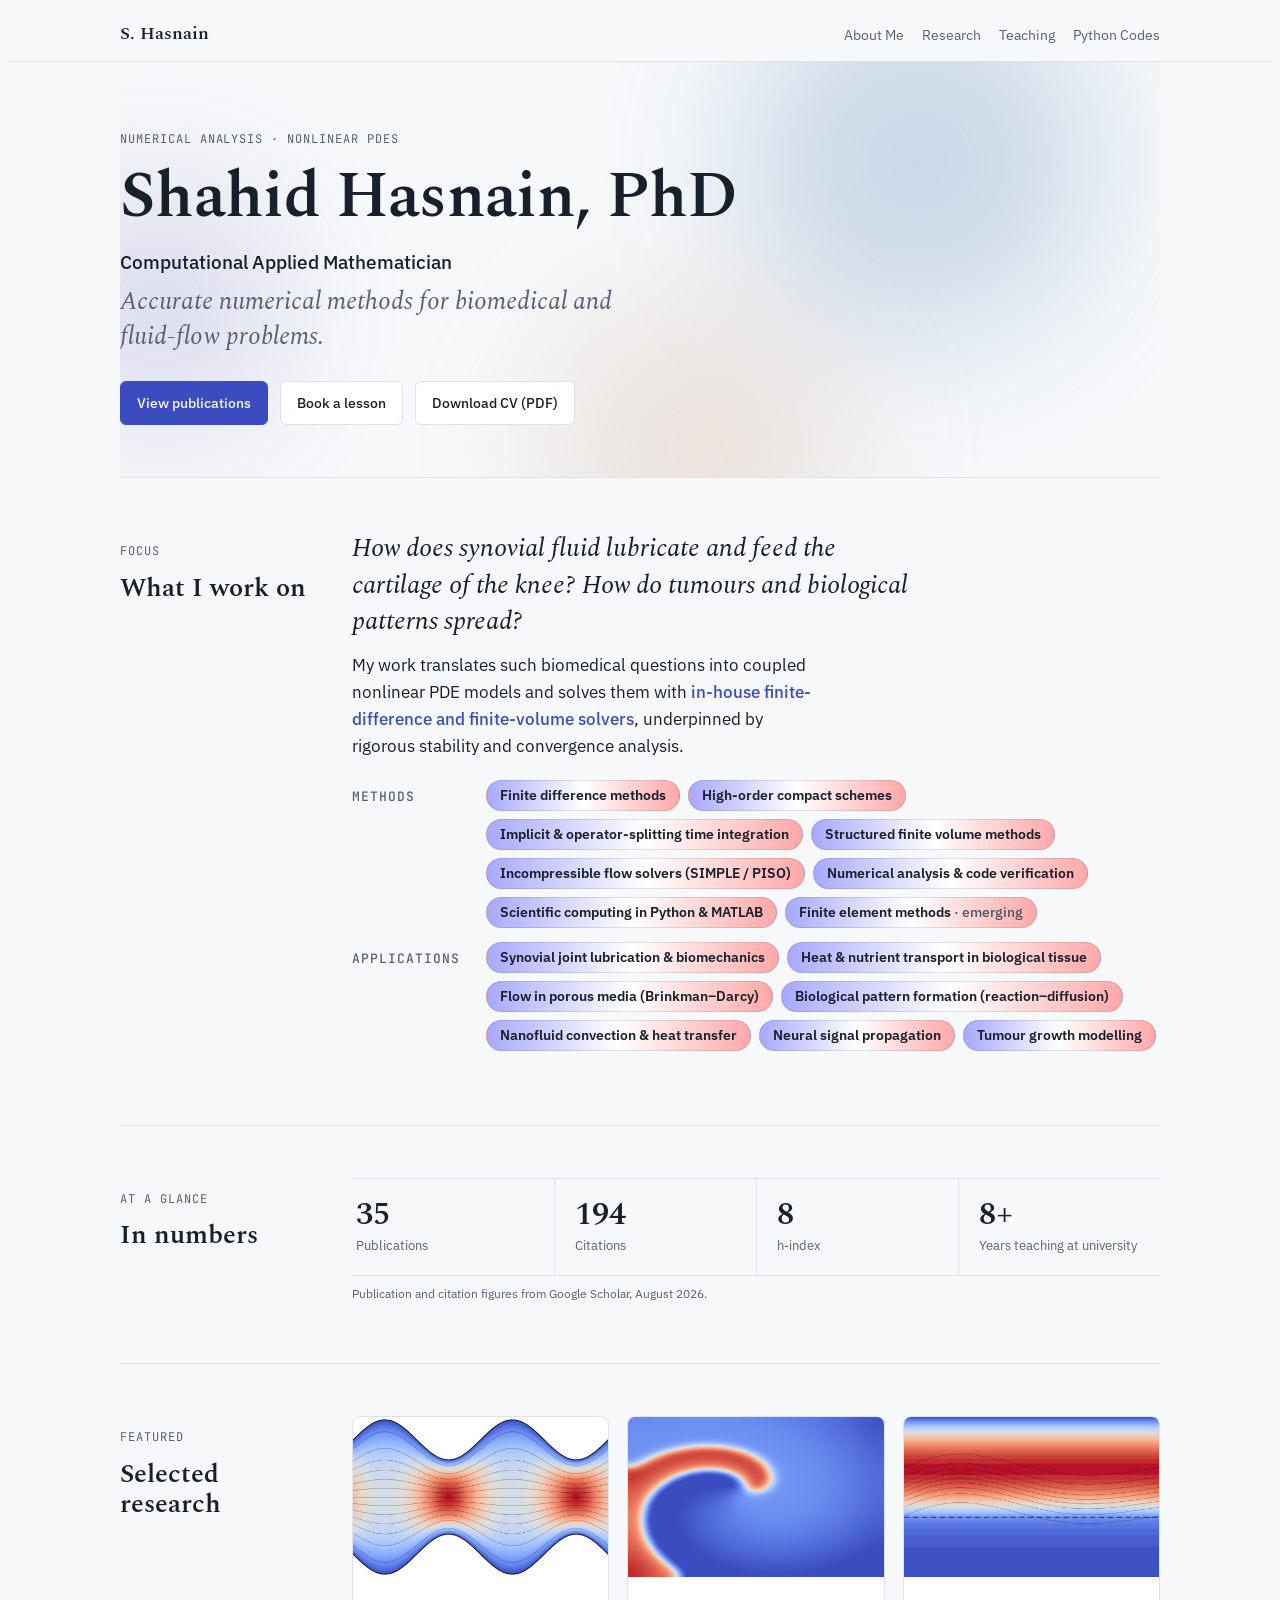
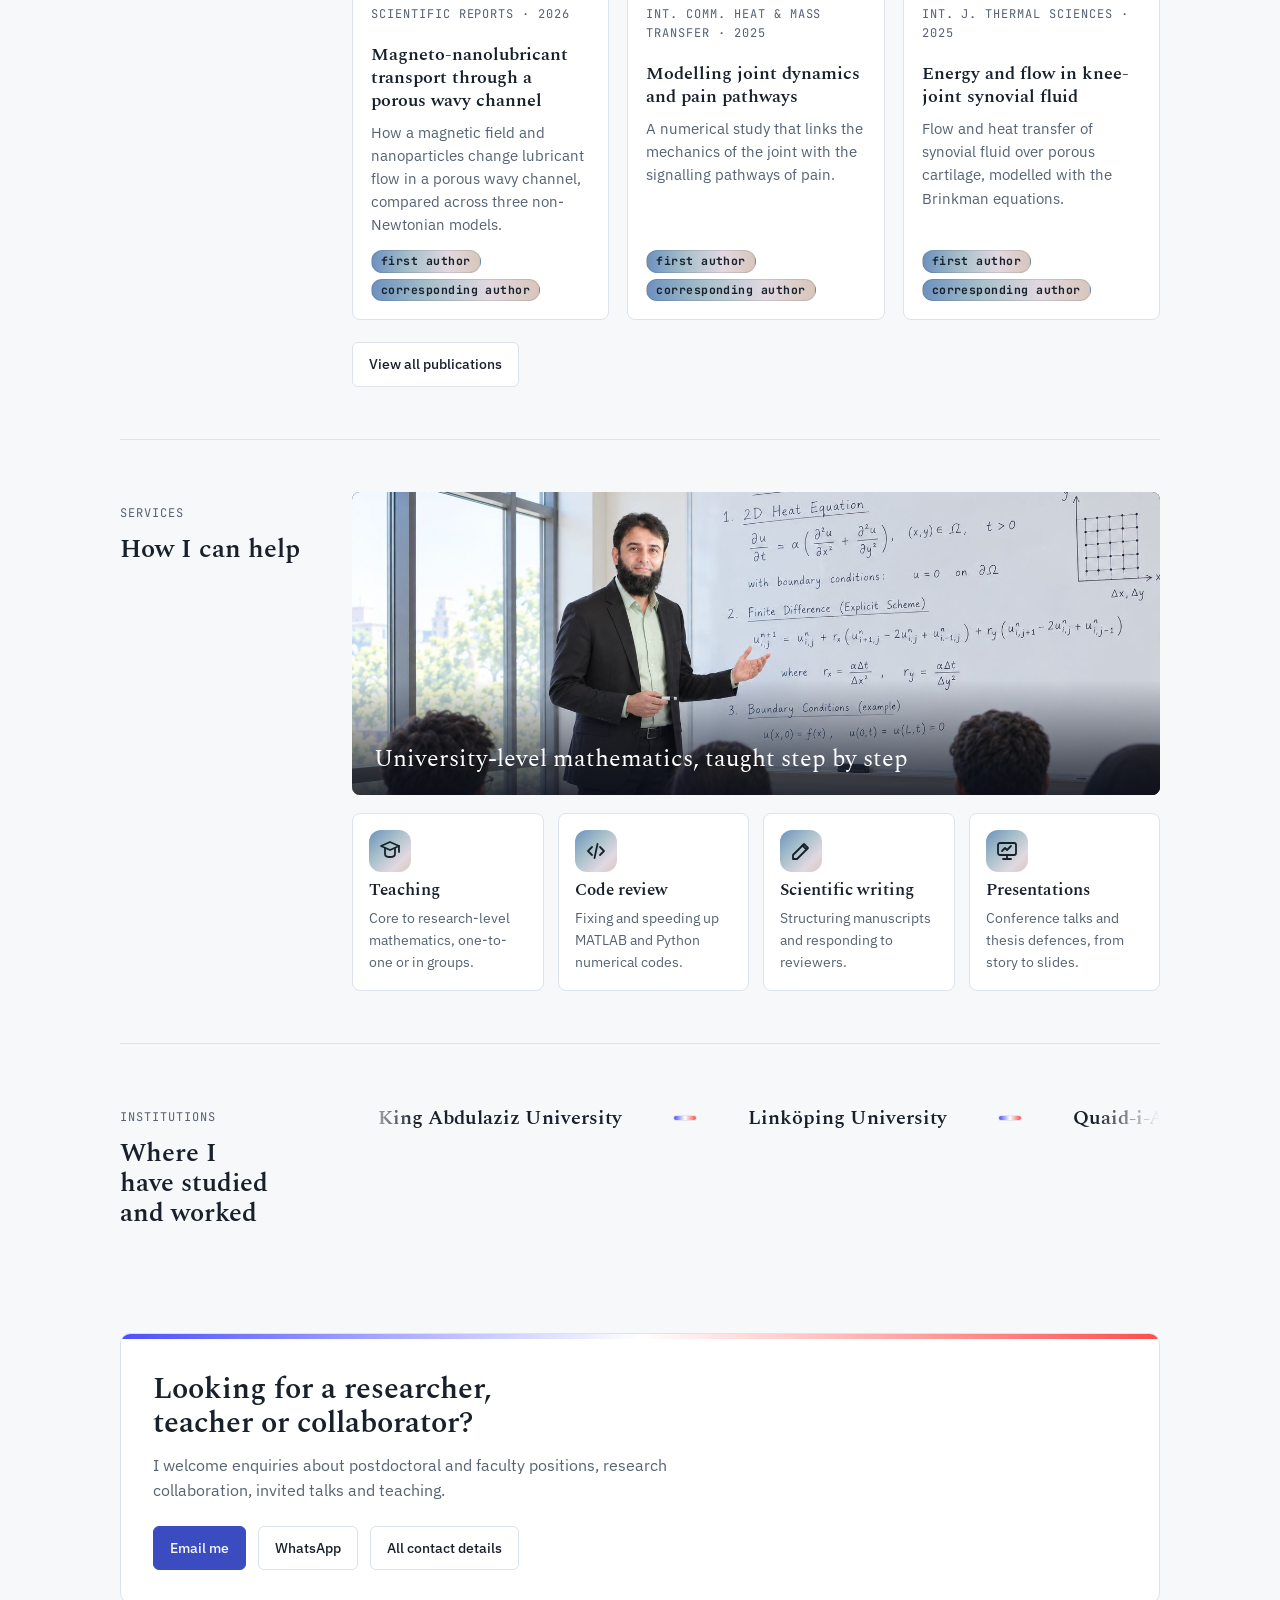
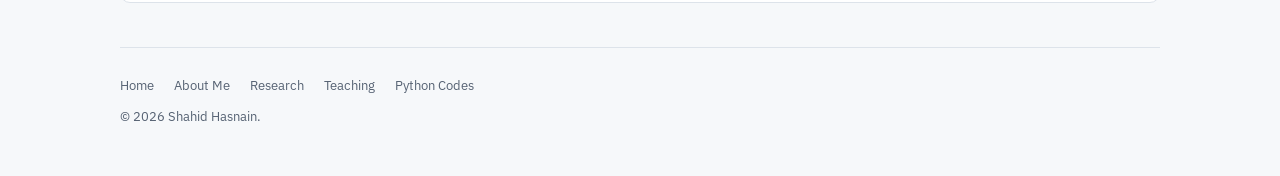
<file: index.html>
<!doctype html>
<html lang="en">
<head>
<meta charset="utf-8">
<meta name="viewport" content="width=device-width, initial-scale=1">
<title>Shahid Hasnain, PhD</title>
<meta name="description" content="Shahid Hasnain, PhD: computational applied mathematician working on numerical methods for nonlinear PDEs, mathematical biology and biofluids.">
<link rel="preconnect" href="https://fonts.googleapis.com">
<link rel="preconnect" href="https://fonts.gstatic.com" crossorigin>
<link rel="stylesheet" href="https://fonts.googleapis.com/css2?family=Spectral:ital,wght@0,400;0,600;1,400&family=IBM+Plex+Sans:wght@400;500;600&family=JetBrains+Mono:wght@400;500&display=swap">
<link rel="stylesheet" href="style.css">
<script>document.documentElement.classList.add('js')</script>
</head>
<body>
<nav>
  <div class="wrap">
    <a class="name" href="index.html">S. Hasnain</a>
    <ul>
      <li><a href="about.html">About Me</a></li>
      <li><a href="research.html">Research</a></li>
      <li><a href="teaching.html">Teaching</a></li>
      <li><a href="codes.html">Python Codes</a></li>
    </ul>
  </div>
</nav>

<main class="wrap" id="top">
  <div class="home-hero">
    <div class="blobs" aria-hidden="true"><span></span><span></span><span></span></div>
    <div class="hh solo">
      <div class="hh-text">
        <p class="label">Numerical analysis · Nonlinear PDEs</p>
        <h1>Shahid Hasnain, PhD</h1>
        <p class="role">Computational Applied Mathematician</p>
        <p class="tagline">Accurate numerical methods for biomedical and fluid-flow problems.</p>
        <div class="actions">
          <a class="btn primary" href="research_publications.html">View publications</a>
          <a class="btn" href="https://wa.me/923486691199" target="_blank" rel="noopener">Book a lesson</a>
          <a class="btn" href="Shahid-Hasnain-CV.pdf" download>Download CV (PDF)</a>
        </div>
      </div>
    </div>
  </div>

  <section id="focus" class="reveal">
    <header><p class="label">Focus</p><h2>What I work on</h2></header>
    <div>
      <p class="thesis">How does synovial fluid lubricate and feed the cartilage of the knee? How do tumours and biological patterns spread?</p>
      <p class="answer">My work translates such biomedical questions into coupled nonlinear PDE models and solves them with <em>in-house finite-difference and finite-volume solvers</em>, underpinned by rigorous stability and convergence analysis.</p>
      <dl class="kw2">
        <dt>Methods</dt>
        <dd><ul><li>Finite difference methods</li><li>High-order compact schemes</li><li>Implicit &amp; operator-splitting time integration</li><li>Structured finite volume methods</li><li>Incompressible flow solvers (SIMPLE / PISO)</li><li>Numerical analysis &amp; code verification</li><li>Scientific computing in Python &amp; MATLAB</li><li class="emerging" title="Formal training at Linköping University; now being applied with FEniCSx">Finite element methods <span>· emerging</span></li></ul></dd>
        <dt>Applications</dt>
        <dd><ul><li>Synovial joint lubrication &amp; biomechanics</li><li>Heat &amp; nutrient transport in biological tissue</li><li>Flow in porous media (Brinkman–Darcy)</li><li>Biological pattern formation (reaction–diffusion)</li><li>Nanofluid convection &amp; heat transfer</li><li>Neural signal propagation</li><li>Tumour growth modelling</li></ul></dd>
      </dl>
    </div>
  </section>

  <section id="numbers" class="reveal">
    <header><p class="label">At a glance</p><h2>In numbers</h2></header>
    <div>
      <div class="metrics">
        <div class="metric"><b data-count="35">35</b><span>Publications</span></div>
        <div class="metric"><b data-count="194">194</b><span>Citations</span></div>
        <div class="metric"><b data-count="8">8</b><span>h-index</span></div>
        <div class="metric"><b data-count="8" data-suffix="+">8+</b><span>Years teaching at university</span></div>
      </div>
      <p class="metrics-note">Publication and citation figures from Google Scholar, August 2026.</p>
    </div>
  </section>

  <section id="featured" class="reveal">
    <header><p class="label">Featured</p><h2>Selected research</h2></header>
    <div>
      <div class="feat">
        <a class="feat-card" href="https://doi.org/10.1038/s41598-026-71090-4" target="_blank" rel="noopener">
          <div class="thumb"><img src="feature-wavy-channel.jpg" alt="Velocity field and streamlines in a wavy channel" loading="lazy" width="960" height="600"></div>
          <div class="fc-body"><p class="label">Scientific Reports · 2026</p><h3>Magneto-nanolubricant transport through a porous wavy channel</h3><p>How a magnetic field and nanoparticles change lubricant flow in a porous wavy channel, compared across three non-Newtonian models.</p>
            <div class="fc-tags"><span class="tag">first author</span><span class="tag">corresponding author</span></div></div>
        </a>
        <a class="feat-card" href="https://doi.org/10.1016/j.icheatmasstransfer.2025.109454" target="_blank" rel="noopener">
          <div class="thumb"><img src="feature-neural-wave.jpg" alt="Excitable wave spreading through a two-dimensional medium" loading="lazy" width="960" height="600"></div>
          <div class="fc-body"><p class="label">Int. Comm. Heat &amp; Mass Transfer · 2025</p><h3>Modelling joint dynamics and pain pathways</h3><p>A numerical study that links the mechanics of the joint with the signalling pathways of pain.</p>
            <div class="fc-tags"><span class="tag">first author</span><span class="tag">corresponding author</span></div></div>
        </a>
        <a class="feat-card" href="https://doi.org/10.1016/j.ijthermalsci.2025.109934" target="_blank" rel="noopener">
          <div class="thumb"><img src="feature-knee-brinkman.jpg" alt="Velocity and isotherms in a fluid gap above a porous layer" loading="lazy" width="960" height="600"></div>
          <div class="fc-body"><p class="label">Int. J. Thermal Sciences · 2025</p><h3>Energy and flow in knee-joint synovial fluid</h3><p>Flow and heat transfer of synovial fluid over porous cartilage, modelled with the Brinkman equations.</p>
            <div class="fc-tags"><span class="tag">first author</span><span class="tag">corresponding author</span></div></div>
        </a>
      </div>
      <p style="margin:22px 0 0"><a class="btn" href="research_publications.html">View all publications</a></p>
    </div>
  </section>

  <section id="help" class="reveal">
    <header><p class="label">Services</p><h2>How I can help</h2></header>
    <div>
      <figure class="svc-photo">
        <img src="banner.jpg" alt="Shahid Hasnain teaching numerical PDEs at the whiteboard" loading="lazy">
        <figcaption>University-level mathematics, taught step by step</figcaption>
      </figure>
      <div class="svc4">
        <a class="svc-card" href="teaching.html"><span class="ico" aria-hidden="true"><svg viewBox="0 0 24 24" width="24" height="24" fill="none" stroke="currentColor" stroke-width="1.8" stroke-linecap="round" stroke-linejoin="round"><path d="M3 7l9-4 9 4-9 4-9-4z"/><path d="M7 9.5V15c0 1.7 2.2 3 5 3s5-1.3 5-3V9.5"/><path d="M21 7v6"/></svg></span><h3>Teaching</h3><p>Core to research-level mathematics, one-to-one or in groups.</p></a>
        <a class="svc-card" href="teaching.html"><span class="ico" aria-hidden="true"><svg viewBox="0 0 24 24" width="24" height="24" fill="none" stroke="currentColor" stroke-width="1.8" stroke-linecap="round" stroke-linejoin="round"><path d="M8 8l-4 4 4 4"/><path d="M16 8l4 4-4 4"/><path d="M13.5 5l-3 14"/></svg></span><h3>Code review</h3><p>Fixing and speeding up MATLAB and Python numerical codes.</p></a>
        <a class="svc-card" href="teaching.html"><span class="ico" aria-hidden="true"><svg viewBox="0 0 24 24" width="24" height="24" fill="none" stroke="currentColor" stroke-width="1.8" stroke-linecap="round" stroke-linejoin="round"><path d="M4 20h4L19 9l-4-4L4 16v4z"/><path d="M13.5 6.5l4 4"/></svg></span><h3>Scientific writing</h3><p>Structuring manuscripts and responding to reviewers.</p></a>
        <a class="svc-card" href="teaching.html"><span class="ico" aria-hidden="true"><svg viewBox="0 0 24 24" width="24" height="24" fill="none" stroke="currentColor" stroke-width="1.8" stroke-linecap="round" stroke-linejoin="round"><rect x="3" y="4" width="18" height="12" rx="2"/><path d="M8 20h8"/><path d="M12 16v4"/><path d="M7 12l3-3 2 2 4-4"/></svg></span><h3>Presentations</h3><p>Conference talks and thesis defences, from story to slides.</p></a>
      </div>
    </div>
  </section>

  <section id="institutions" class="reveal">
    <header><p class="label">Institutions</p><h2>Where I have studied and worked</h2></header>
    <div>
      <div class="marquee"><ul class="marquee-track"><li>King Abdulaziz University</li><li>Linköping University</li><li>Quaid-i-Azam University</li><li>University of Chakwal</li><li>Air University</li><li>PIEAS</li><li>Muhammad Ali Jinnah University (CUST)</li><li aria-hidden="true">King Abdulaziz University</li><li aria-hidden="true">Linköping University</li><li aria-hidden="true">Quaid-i-Azam University</li><li aria-hidden="true">University of Chakwal</li><li aria-hidden="true">Air University</li><li aria-hidden="true">PIEAS</li><li aria-hidden="true">Muhammad Ali Jinnah University (CUST)</li></ul></div>
    </div>
  </section>

  <div class="cta reveal">
    <h2>Looking for a researcher, teacher or collaborator?</h2>
    <p>I welcome enquiries about postdoctoral and faculty positions, research collaboration, invited talks and teaching.</p>
    <div class="actions">
      <a class="btn primary" href="mailto:shahid.hasnain@uoc.edu.pk">Email me</a>
      <a class="btn" href="https://wa.me/923486691199" target="_blank" rel="noopener">WhatsApp</a>
      <a class="btn" href="about.html">All contact details</a>
    </div>
  </div>

  <footer>
    <ul class="foot-links">
      <li><a href="index.html">Home</a></li>
      <li><a href="about.html">About Me</a></li>
      <li><a href="research.html">Research</a></li>
      <li><a href="teaching.html">Teaching</a></li>
      <li><a href="codes.html">Python Codes</a></li>
    </ul>
    <p>© 2026 Shahid Hasnain.</p>
  </footer>
</main>
<script src="main.js"></script>
</body>
</html>
</file>
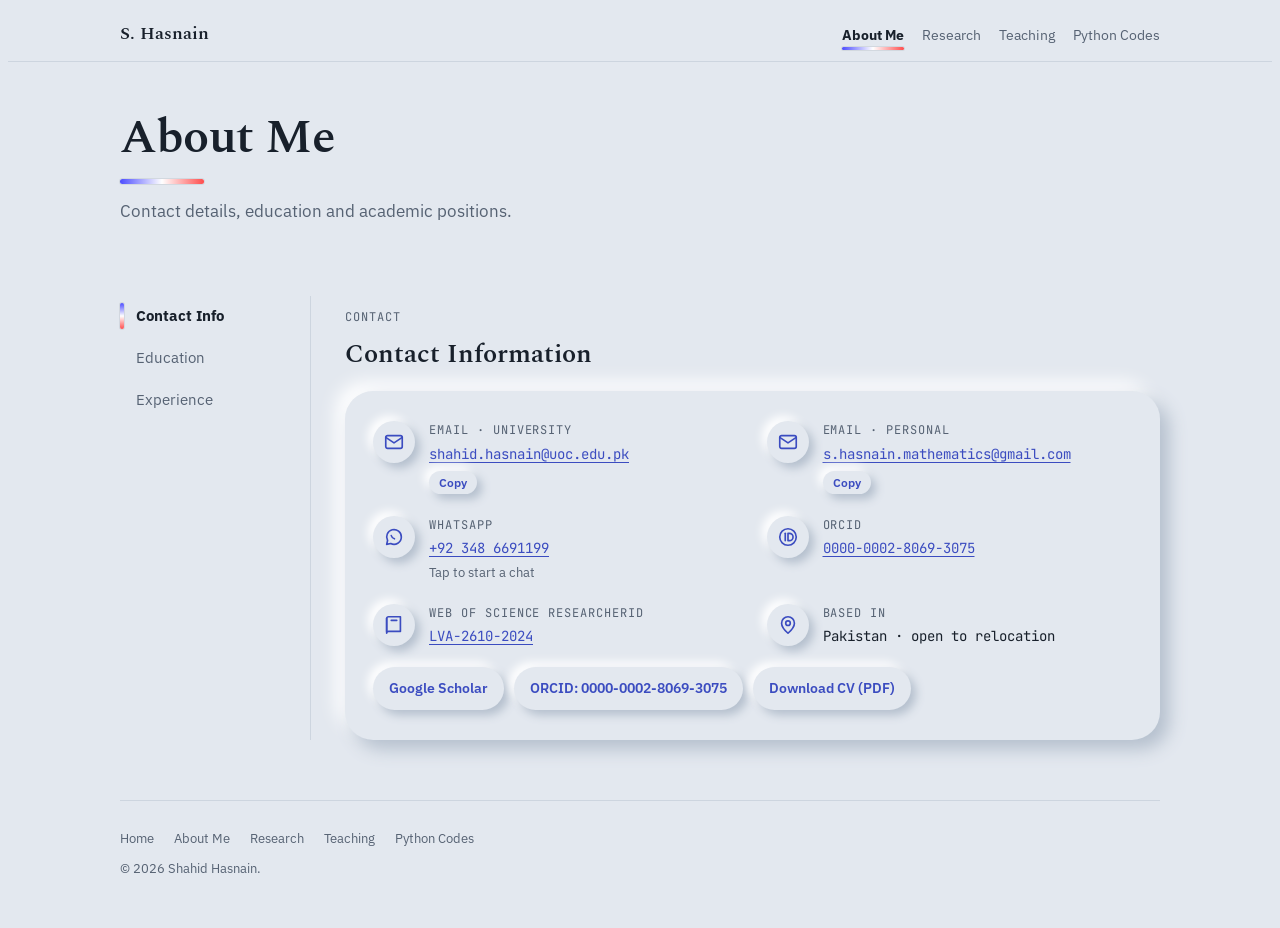
<file: about.html>
<!doctype html>
<html lang="en">
<head>
<meta charset="utf-8">
<meta name="viewport" content="width=device-width, initial-scale=1">
<title>Contact Info · About Me · Shahid Hasnain, PhD</title>
<meta name="description" content="Shahid Hasnain, PhD: computational applied mathematician working on numerical methods for nonlinear PDEs, mathematical biology and biofluids.">
<link rel="preconnect" href="https://fonts.googleapis.com">
<link rel="preconnect" href="https://fonts.gstatic.com" crossorigin>
<link rel="stylesheet" href="https://fonts.googleapis.com/css2?family=Spectral:ital,wght@0,400;0,600;1,400&family=IBM+Plex+Sans:wght@400;500;600&family=JetBrains+Mono:wght@400;500&display=swap">
<link rel="stylesheet" href="style.css">
<script>document.documentElement.classList.add('js')</script>
</head>
<body class="neu">
<nav>
  <div class="wrap">
    <a class="name" href="index.html">S. Hasnain</a>
    <ul>
      <li><a href="about.html" aria-current="page">About Me</a></li>
      <li><a href="research.html">Research</a></li>
      <li><a href="teaching.html">Teaching</a></li>
      <li><a href="codes.html">Python Codes</a></li>
    </ul>
  </div>
</nav>

<main class="wrap" id="top">
  <header class="page-head">
    <h1>About Me</h1>
    <p>Contact details, education and academic positions.</p>
  </header>

<div class="sub-layout">
  <aside class="subnav" aria-label="About Me">
    <ul>
      <li><a href="about.html" aria-current="page">Contact Info</a></li>
      <li><a href="about_education.html">Education</a></li>
      <li><a href="about_experience.html">Experience</a></li>
    </ul>
  </aside>
  <div class="sub-main">
  <section id="contact">
    <header><p class="label">Contact</p><h2>Contact Information</h2></header>
    <div>
<div class="contact-wrap solo">
    <aside class="contact-side reveal">
      <ul class="clist">
        <li><span class="ico" aria-hidden="true"><svg viewBox="0 0 24 24" width="22" height="22" fill="none" stroke="currentColor" stroke-width="1.8" stroke-linecap="round" stroke-linejoin="round"><rect x="3" y="5" width="18" height="14" rx="2"/><path d="M3 7l9 6 9-6"/></svg></span><div><span class="label">Email · University</span><a href="mailto:shahid.hasnain@uoc.edu.pk" id="em">shahid.hasnain@uoc.edu.pk</a><button class="btn copy" type="button" data-copy="em">Copy</button></div></li>
        <li><span class="ico" aria-hidden="true"><svg viewBox="0 0 24 24" width="22" height="22" fill="none" stroke="currentColor" stroke-width="1.8" stroke-linecap="round" stroke-linejoin="round"><rect x="3" y="5" width="18" height="14" rx="2"/><path d="M3 7l9 6 9-6"/></svg></span><div><span class="label">Email · Personal</span><a href="mailto:s.hasnain.mathematics@gmail.com" id="em2">s.hasnain.mathematics@gmail.com</a><button class="btn copy" type="button" data-copy="em2">Copy</button></div></li>
        <li><span class="ico" aria-hidden="true"><svg viewBox="0 0 24 24" width="22" height="22" fill="none" stroke="currentColor" stroke-width="1.8" stroke-linecap="round" stroke-linejoin="round"><path d="M20 12a8 8 0 0 1-11.6 7.1L4 20l1-4.2A8 8 0 1 1 20 12z"/><path d="M9 10.5c.5 1.6 1.9 3 3.5 3.5"/></svg></span><div><span class="label">WhatsApp</span><a href="https://wa.me/923486691199" target="_blank" rel="noopener">+92 348 6691199</a><small>Tap to start a chat</small></div></li>
        <li><span class="ico" aria-hidden="true"><svg viewBox="0 0 24 24" width="22" height="22" fill="none" stroke="currentColor" stroke-width="1.8" stroke-linecap="round" stroke-linejoin="round"><circle cx="12" cy="12" r="9"/><path d="M9 8v8"/><path d="M12 8h1.5a4 4 0 0 1 0 8H12z"/></svg></span><div><span class="label">ORCID</span><a href="https://orcid.org/0000-0002-8069-3075" target="_blank" rel="noopener">0000-0002-8069-3075</a></div></li>
        <li><span class="ico" aria-hidden="true"><svg viewBox="0 0 24 24" width="22" height="22" fill="none" stroke="currentColor" stroke-width="1.8" stroke-linecap="round" stroke-linejoin="round"><path d="M4 5a2 2 0 0 1 2-2h13v16H6a2 2 0 0 0-2 2z"/><path d="M4 19V5"/><path d="M9 7h6"/></svg></span><div><span class="label">Web of Science ResearcherID</span><a href="https://www.webofscience.com/wos/author/record/LVA-2610-2024" target="_blank" rel="noopener">LVA-2610-2024</a></div></li>
        <li><span class="ico" aria-hidden="true"><svg viewBox="0 0 24 24" width="22" height="22" fill="none" stroke="currentColor" stroke-width="1.8" stroke-linecap="round" stroke-linejoin="round"><path d="M12 21s7-6.2 7-11a7 7 0 1 0-14 0c0 4.8 7 11 7 11z"/><circle cx="12" cy="10" r="2.5"/></svg></span><div><span class="label">Based in</span><span>Pakistan · open to relocation</span></div></li>
      </ul>
      <div class="profiles">
        <a class="btn" href="https://scholar.google.com/citations?user=v9H0Ii4AAAAJ&amp;hl=en" target="_blank" rel="noopener">Google Scholar</a>
        <a class="btn" href="https://orcid.org/0000-0002-8069-3075" target="_blank" rel="noopener">ORCID: 0000-0002-8069-3075</a>
        <a class="btn" href="Shahid-Hasnain-CV.pdf" download>Download CV (PDF)</a>
      </div>
    </aside>

  </div>
    </div>
  </section>

  </div>
</div>

  <footer>
    <ul class="foot-links">
      <li><a href="index.html">Home</a></li>
      <li><a href="about.html">About Me</a></li>
      <li><a href="research.html">Research</a></li>
      <li><a href="teaching.html">Teaching</a></li>
      <li><a href="codes.html">Python Codes</a></li>
    </ul>
    <p>© 2026 Shahid Hasnain.</p>
  </footer>
</main>
<script src="main.js"></script>
</body>
</html>
</file>
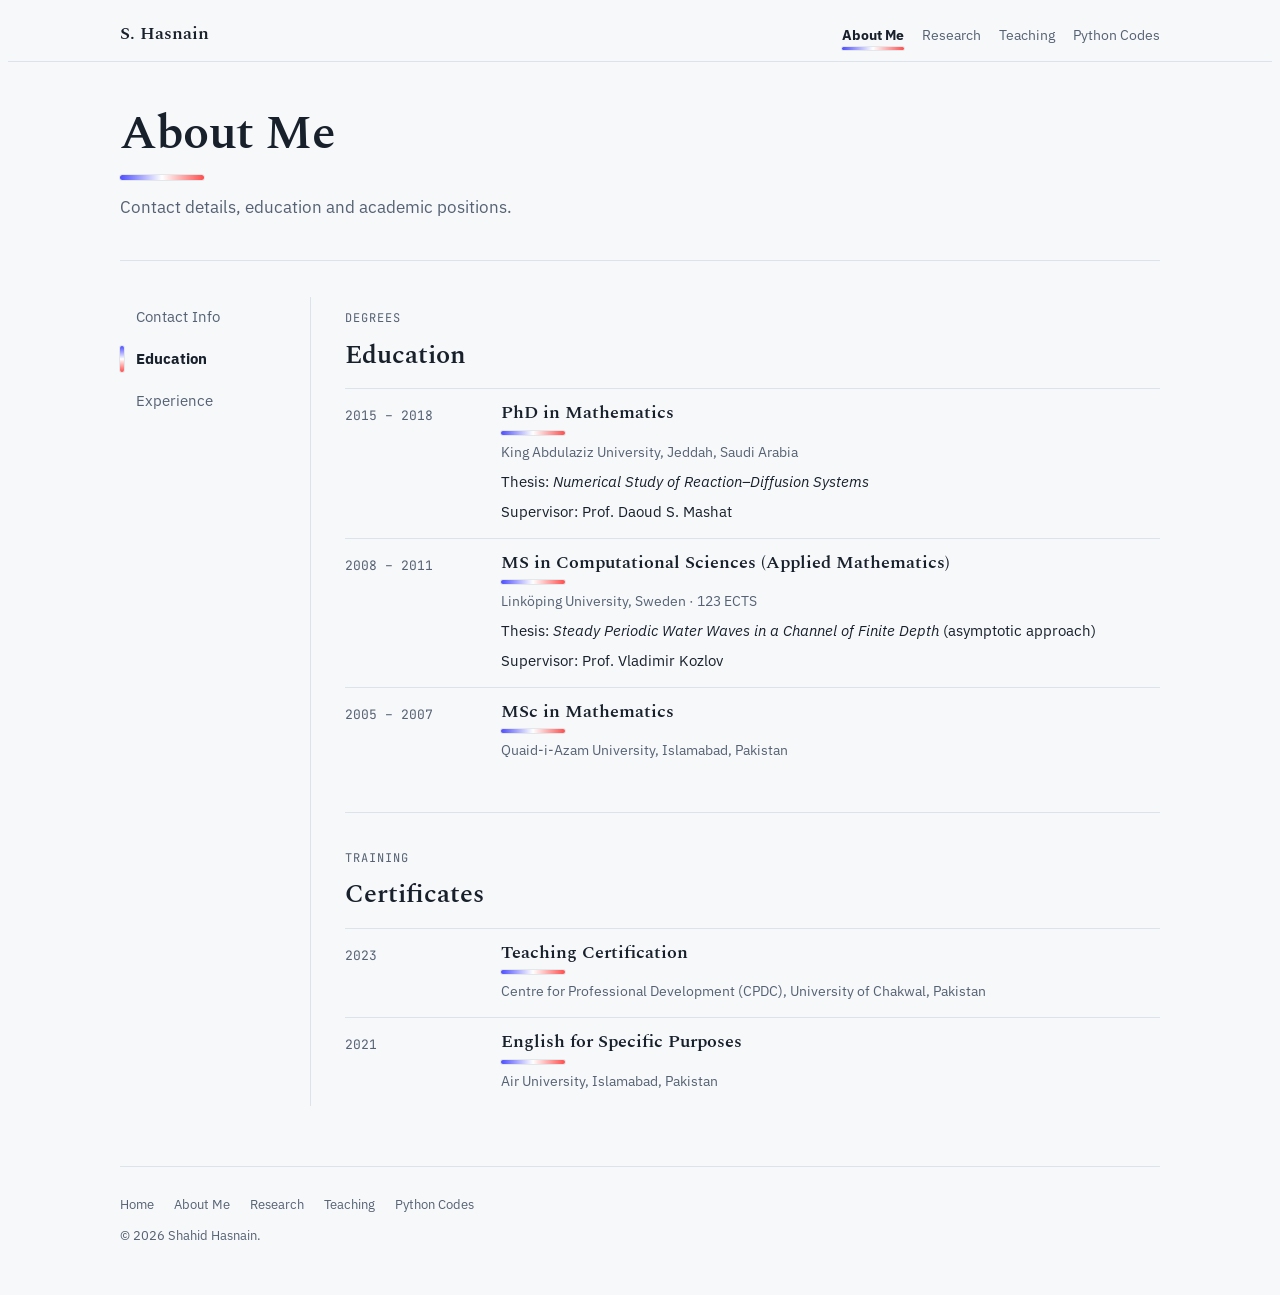
<file: about_education.html>
<!doctype html>
<html lang="en">
<head>
<meta charset="utf-8">
<meta name="viewport" content="width=device-width, initial-scale=1">
<title>Education · About Me · Shahid Hasnain, PhD</title>
<meta name="description" content="Shahid Hasnain, PhD: computational applied mathematician working on numerical methods for nonlinear PDEs, mathematical biology and biofluids.">
<link rel="preconnect" href="https://fonts.googleapis.com">
<link rel="preconnect" href="https://fonts.gstatic.com" crossorigin>
<link rel="stylesheet" href="https://fonts.googleapis.com/css2?family=Spectral:ital,wght@0,400;0,600;1,400&family=IBM+Plex+Sans:wght@400;500;600&family=JetBrains+Mono:wght@400;500&display=swap">
<link rel="stylesheet" href="style.css">
<script>document.documentElement.classList.add('js')</script>
</head>
<body>
<nav>
  <div class="wrap">
    <a class="name" href="index.html">S. Hasnain</a>
    <ul>
      <li><a href="about.html" aria-current="page">About Me</a></li>
      <li><a href="research.html">Research</a></li>
      <li><a href="teaching.html">Teaching</a></li>
      <li><a href="codes.html">Python Codes</a></li>
    </ul>
  </div>
</nav>

<main class="wrap" id="top">
  <header class="page-head">
    <h1>About Me</h1>
    <p>Contact details, education and academic positions.</p>
  </header>

<div class="sub-layout">
  <aside class="subnav" aria-label="About Me">
    <ul>
      <li><a href="about.html">Contact Info</a></li>
      <li><a href="about_education.html" aria-current="page">Education</a></li>
      <li><a href="about_experience.html">Experience</a></li>
    </ul>
  </aside>
  <div class="sub-main">
  <section id="education">
    <header><p class="label">Degrees</p><h2>Education</h2></header>
    <div>
      <ol class="tl">
        <li><div class="when">2015 – 2018</div><div><h3>PhD in Mathematics</h3><div class="where">King Abdulaziz University, Jeddah, Saudi Arabia</div>
          <p>Thesis: <i>Numerical Study of Reaction–Diffusion Systems</i></p>
          <p>Supervisor: Prof. Daoud S. Mashat</p></div></li>
        <li><div class="when">2008 – 2011</div><div><h3>MS in Computational Sciences (Applied Mathematics)</h3><div class="where">Linköping University, Sweden · 123 ECTS</div>
          <p>Thesis: <i>Steady Periodic Water Waves in a Channel of Finite Depth</i> (asymptotic approach)</p>
          <p>Supervisor: Prof. Vladimir Kozlov</p></div></li>
        <li><div class="when">2005 – 2007</div><div><h3>MSc in Mathematics</h3><div class="where">Quaid-i-Azam University, Islamabad, Pakistan</div></div></li>
      </ol>
    
    </div>
  </section>

  <section id="certificates">
    <header><p class="label">Training</p><h2>Certificates</h2></header>
    <div>
      <ol class="tl">
        <li><div class="when">2023</div><div><h3>Teaching Certification</h3><div class="where">Centre for Professional Development (CPDC), University of Chakwal, Pakistan</div></div></li>
        <li><div class="when">2021</div><div><h3>English for Specific Purposes</h3><div class="where">Air University, Islamabad, Pakistan</div></div></li>
      </ol>
    
    </div>
  </section>

  </div>
</div>

  <footer>
    <ul class="foot-links">
      <li><a href="index.html">Home</a></li>
      <li><a href="about.html">About Me</a></li>
      <li><a href="research.html">Research</a></li>
      <li><a href="teaching.html">Teaching</a></li>
      <li><a href="codes.html">Python Codes</a></li>
    </ul>
    <p>© 2026 Shahid Hasnain.</p>
  </footer>
</main>
<script src="main.js"></script>
</body>
</html>
</file>
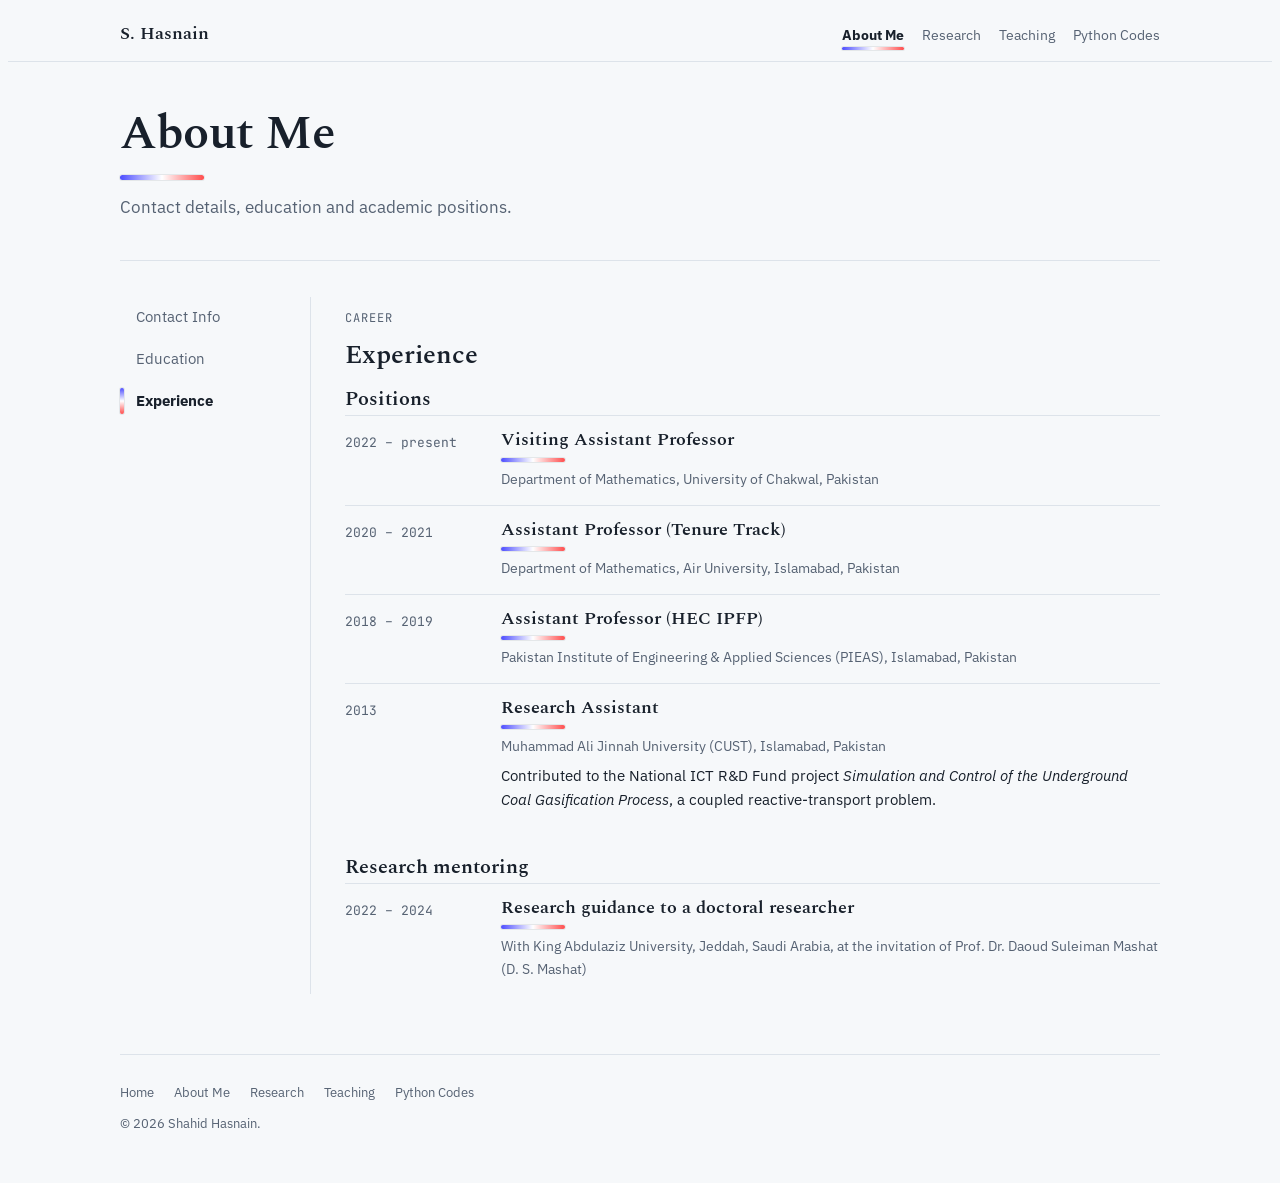
<file: about_experience.html>
<!doctype html>
<html lang="en">
<head>
<meta charset="utf-8">
<meta name="viewport" content="width=device-width, initial-scale=1">
<title>Experience · About Me · Shahid Hasnain, PhD</title>
<meta name="description" content="Shahid Hasnain, PhD: computational applied mathematician working on numerical methods for nonlinear PDEs, mathematical biology and biofluids.">
<link rel="preconnect" href="https://fonts.googleapis.com">
<link rel="preconnect" href="https://fonts.gstatic.com" crossorigin>
<link rel="stylesheet" href="https://fonts.googleapis.com/css2?family=Spectral:ital,wght@0,400;0,600;1,400&family=IBM+Plex+Sans:wght@400;500;600&family=JetBrains+Mono:wght@400;500&display=swap">
<link rel="stylesheet" href="style.css">
<script>document.documentElement.classList.add('js')</script>
</head>
<body>
<nav>
  <div class="wrap">
    <a class="name" href="index.html">S. Hasnain</a>
    <ul>
      <li><a href="about.html" aria-current="page">About Me</a></li>
      <li><a href="research.html">Research</a></li>
      <li><a href="teaching.html">Teaching</a></li>
      <li><a href="codes.html">Python Codes</a></li>
    </ul>
  </div>
</nav>

<main class="wrap" id="top">
  <header class="page-head">
    <h1>About Me</h1>
    <p>Contact details, education and academic positions.</p>
  </header>

<div class="sub-layout">
  <aside class="subnav" aria-label="About Me">
    <ul>
      <li><a href="about.html">Contact Info</a></li>
      <li><a href="about_education.html">Education</a></li>
      <li><a href="about_experience.html" aria-current="page">Experience</a></li>
    </ul>
  </aside>
  <div class="sub-main">
  <section id="experience">
    <header><p class="label">Career</p><h2>Experience</h2></header>
    <div>
      <h3 class="sub">Positions</h3>
      <ol class="tl">
        <li><div class="when">2022 – present</div><div><h3>Visiting Assistant Professor</h3><div class="where">Department of Mathematics, University of Chakwal, Pakistan</div></div></li>
        <li><div class="when">2020 – 2021</div><div><h3>Assistant Professor (Tenure Track)</h3><div class="where">Department of Mathematics, Air University, Islamabad, Pakistan</div></div></li>
        <li><div class="when">2018 – 2019</div><div><h3>Assistant Professor (HEC IPFP)</h3><div class="where">Pakistan Institute of Engineering &amp; Applied Sciences (PIEAS), Islamabad, Pakistan</div></div></li>
        <li><div class="when">2013</div><div><h3>Research Assistant</h3><div class="where">Muhammad Ali Jinnah University (CUST), Islamabad, Pakistan</div><p>Contributed to the National ICT R&amp;D Fund project <i>Simulation and Control of the Underground Coal Gasification Process</i>, a coupled reactive-transport problem.</p></div></li>
      </ol>
      <h3 class="sub">Research mentoring</h3>
      <ol class="tl">
        <li><div class="when">2022 – 2024</div><div><h3>Research guidance to a doctoral researcher</h3><div class="where">With King Abdulaziz University, Jeddah, Saudi Arabia, at the invitation of Prof. Dr. Daoud Suleiman Mashat (D. S. Mashat)</div></div></li>
      </ol>
      
    
    </div>
  </section>

  </div>
</div>

  <footer>
    <ul class="foot-links">
      <li><a href="index.html">Home</a></li>
      <li><a href="about.html">About Me</a></li>
      <li><a href="research.html">Research</a></li>
      <li><a href="teaching.html">Teaching</a></li>
      <li><a href="codes.html">Python Codes</a></li>
    </ul>
    <p>© 2026 Shahid Hasnain.</p>
  </footer>
</main>
<script src="main.js"></script>
</body>
</html>
</file>
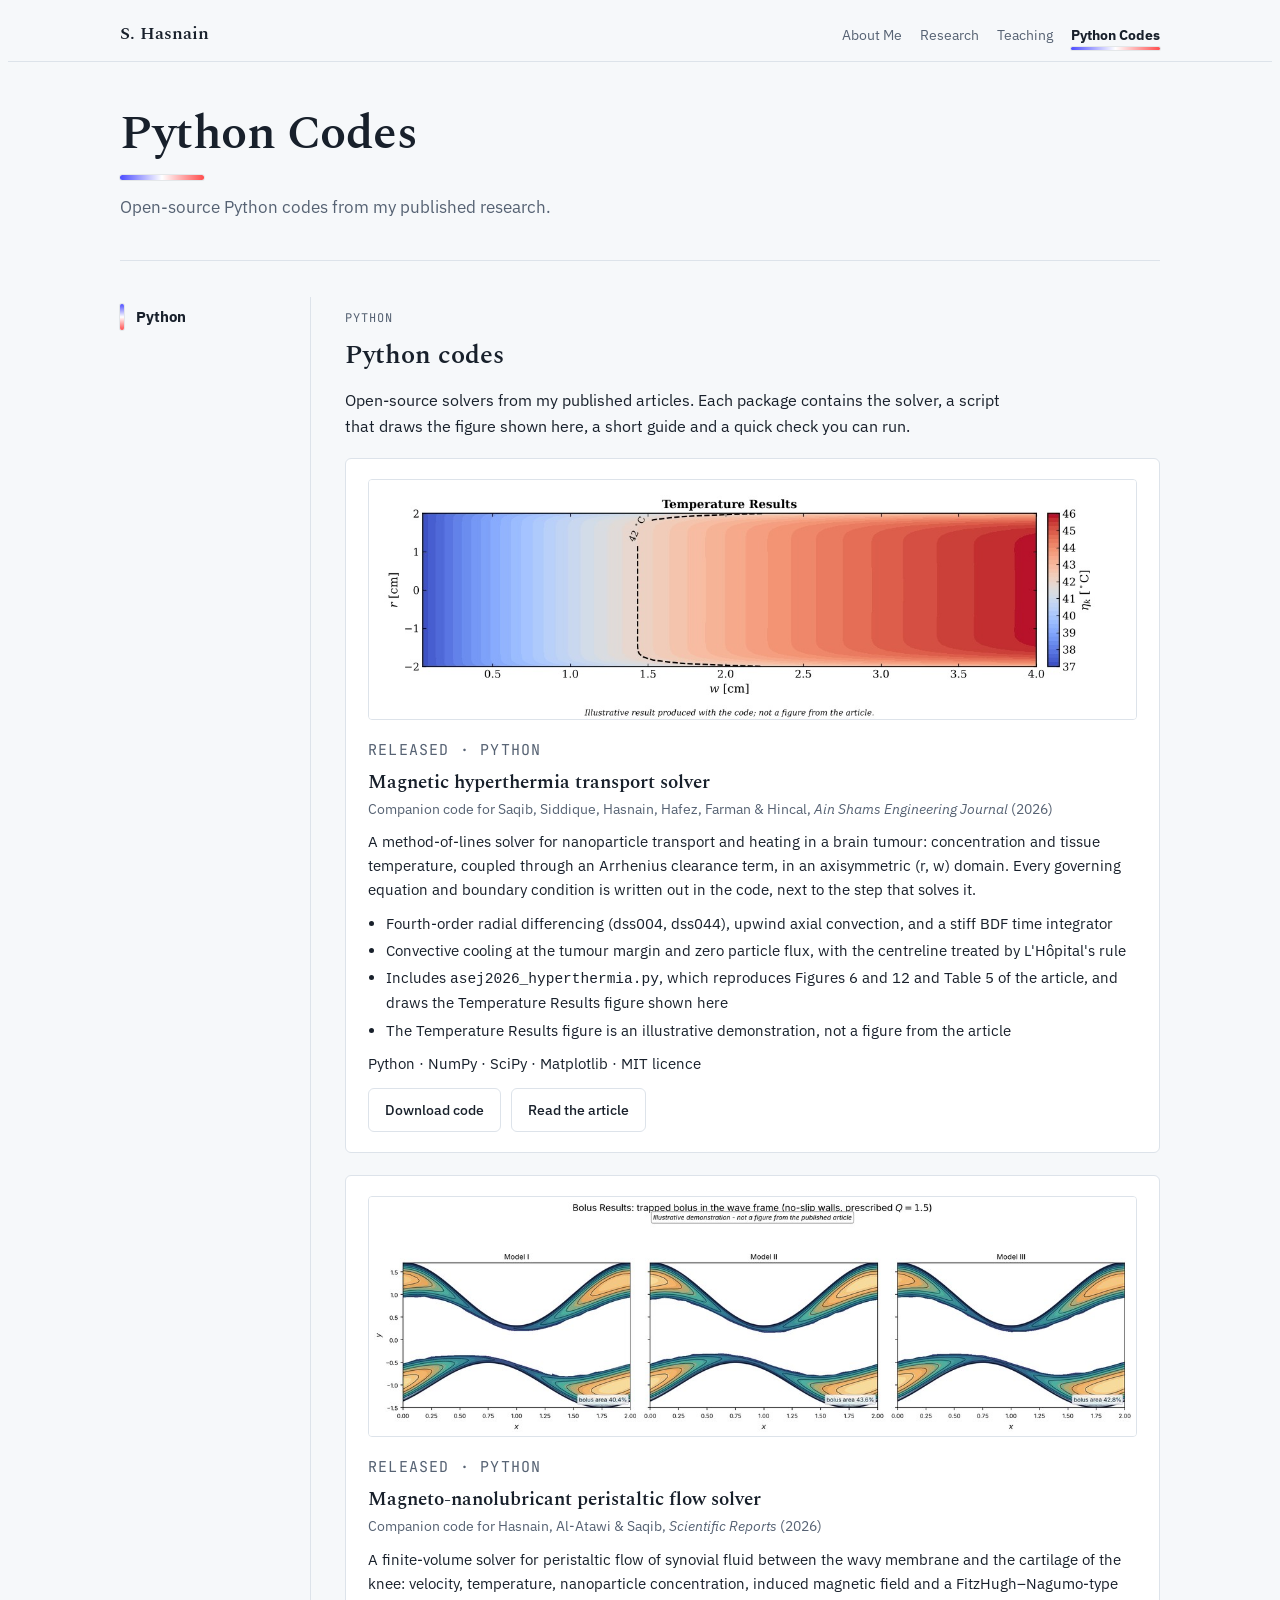
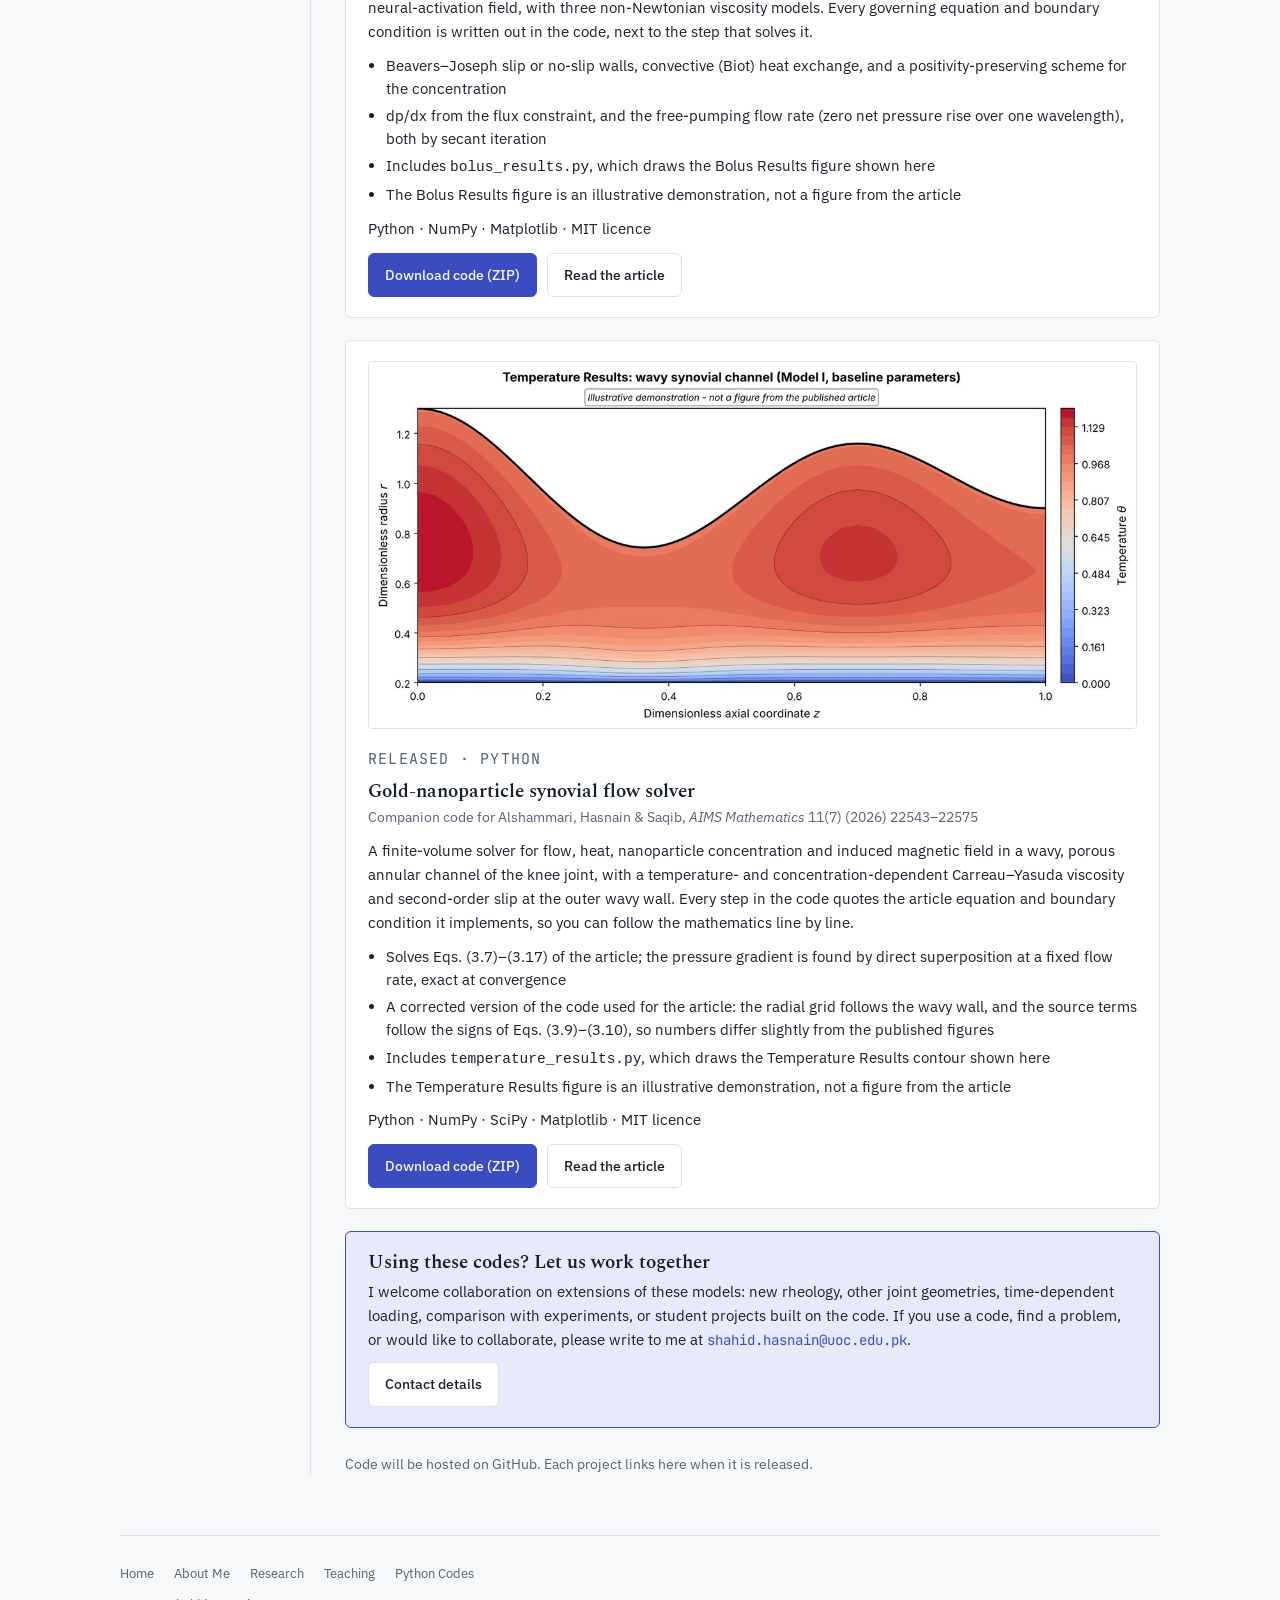
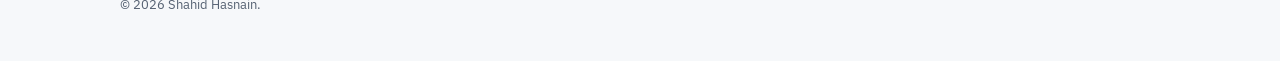
<file: codes.html>
<!doctype html>
<html lang="en">
<head>
<meta charset="utf-8">
<meta name="viewport" content="width=device-width, initial-scale=1">
<title>Python Codes · Shahid Hasnain, PhD</title>
<meta name="description" content="Shahid Hasnain, PhD: computational applied mathematician working on numerical methods for nonlinear PDEs, mathematical biology and biofluids.">
<link rel="preconnect" href="https://fonts.googleapis.com">
<link rel="preconnect" href="https://fonts.gstatic.com" crossorigin>
<link rel="stylesheet" href="https://fonts.googleapis.com/css2?family=Spectral:ital,wght@0,400;0,600;1,400&family=IBM+Plex+Sans:wght@400;500;600&family=JetBrains+Mono:wght@400;500&display=swap">
<link rel="stylesheet" href="style.css">
<script>document.documentElement.classList.add('js')</script>
</head>
<body>
<nav>
  <div class="wrap">
    <a class="name" href="index.html">S. Hasnain</a>
    <ul>
      <li><a href="about.html">About Me</a></li>
      <li><a href="research.html">Research</a></li>
      <li><a href="teaching.html">Teaching</a></li>
      <li><a href="codes.html" aria-current="page">Python Codes</a></li>
    </ul>
  </div>
</nav>

<main class="wrap" id="top">
  <header class="page-head">
    <h1>Python Codes</h1>
    <p>Open-source Python codes from my published research.</p>
  </header>

<div class="sub-layout">
  <aside class="subnav" aria-label="Python Codes">
    <ul>
      <li><a href="codes.html" aria-current="page">Python</a></li>
    </ul>
  </aside>
  <div class="sub-main">
  <section id="python">
    <header><p class="label">Python</p><h2>Python codes</h2></header>
    <div>
        <p class="panel-intro">Open-source solvers from my published articles. Each package contains the solver, a script that draws the figure shown here, a short guide and a quick check you can run.</p>
          <article class="code-item" id="code-asej2026">
          <img src="code-asej2026-temperature.jpg" alt="Temperature Results: steady temperature field in the tumour at the base operating point, computed with the solver" width="1200" height="374" loading="lazy">
          <div>
            <p class="label">Released · Python</p>
            <h3>Magnetic hyperthermia transport solver</h3>
            <p class="code-who">Companion code for Saqib, Siddique, Hasnain, Hafez, Farman &amp; Hincal, <i>Ain Shams Engineering Journal</i> (2026)</p>
            <p>A method-of-lines solver for nanoparticle transport and heating in a brain tumour: concentration and tissue temperature, coupled through an Arrhenius clearance term, in an axisymmetric (r, w) domain. Every governing equation and boundary condition is written out in the code, next to the step that solves it.</p>
            <ul class="code-points">
              <li>Fourth-order radial differencing (dss004, dss044), upwind axial convection, and a stiff BDF time integrator</li>
              <li>Convective cooling at the tumour margin and zero particle flux, with the centreline treated by L'Hôpital's rule</li>
              <li>Includes <code>asej2026_hyperthermia.py</code>, which reproduces Figures 6 and 12 and Table 5 of the article, and draws the Temperature Results figure shown here</li>
              <li>The Temperature Results figure is an illustrative demonstration, not a figure from the article</li>
            </ul>
            <p class="meta">Python · NumPy · SciPy · Matplotlib · MIT licence</p>
            <p class="actions"><a class="btn" href="code-asej2026.zip" download>Download code</a> <a class="btn" href="https://doi.org/10.1016/j.asej.2026.104507" target="_blank" rel="noopener">Read the article</a></p>
          </div>
        </article>
        <article class="code-item" id="code-scirep2026">
          <img src="code-scirep2026-bolus.jpg" alt="Bolus Results: trapped bolus in the wave frame for viscosity Models I, II and III, computed with the solver" width="1200" height="374" loading="lazy">
          <div>
            <p class="label">Released · Python</p>
            <h3>Magneto-nanolubricant peristaltic flow solver</h3>
            <p class="code-who">Companion code for Hasnain, Al-Atawi &amp; Saqib, <i>Scientific Reports</i> (2026)</p>
            <p>A finite-volume solver for peristaltic flow of synovial fluid between the wavy membrane and the cartilage of the knee: velocity, temperature, nanoparticle concentration, induced magnetic field and a FitzHugh–Nagumo-type neural-activation field, with three non-Newtonian viscosity models. Every governing equation and boundary condition is written out in the code, next to the step that solves it.</p>
            <ul class="code-points">
              <li>Beavers–Joseph slip or no-slip walls, convective (Biot) heat exchange, and a positivity-preserving scheme for the concentration</li>
              <li>dp/dx from the flux constraint, and the free-pumping flow rate (zero net pressure rise over one wavelength), both by secant iteration</li>
              <li>Includes <code>bolus_results.py</code>, which draws the Bolus Results figure shown here</li>
              <li>The Bolus Results figure is an illustrative demonstration, not a figure from the article</li>
            </ul>
            <p class="meta">Python · NumPy · Matplotlib · MIT licence</p>
            <p class="actions">
              <a class="btn primary" href="scirep2026-magneto-nanolubricant.zip" download>Download code (ZIP)</a>
              <a class="btn" href="https://doi.org/10.1038/s41598-026-71090-4" target="_blank" rel="noopener">Read the article</a>
            </p>
          </div>
        </article>
        <article class="code-item" id="code-aims2026">
          <img src="code-aims2026-contour.jpg" alt="Temperature Results: temperature contour over one wave period of the wavy synovial channel, Model I, computed with the solver" width="1200" height="572" loading="lazy">
          <div>
            <p class="label">Released · Python</p>
            <h3>Gold-nanoparticle synovial flow solver</h3>
            <p class="code-who">Companion code for Alshammari, Hasnain &amp; Saqib, <i>AIMS Mathematics</i> 11(7) (2026) 22543–22575</p>
            <p>A finite-volume solver for flow, heat, nanoparticle concentration and induced magnetic field in a wavy, porous annular channel of the knee joint, with a temperature- and concentration-dependent Carreau–Yasuda viscosity and second-order slip at the outer wavy wall. Every step in the code quotes the article equation and boundary condition it implements, so you can follow the mathematics line by line.</p>
            <ul class="code-points">
              <li>Solves Eqs. (3.7)–(3.17) of the article; the pressure gradient is found by direct superposition at a fixed flow rate, exact at convergence</li>
              <li>A corrected version of the code used for the article: the radial grid follows the wavy wall, and the source terms follow the signs of Eqs. (3.9)–(3.10), so numbers differ slightly from the published figures</li>
              <li>Includes <code>temperature_results.py</code>, which draws the Temperature Results contour shown here</li>
              <li>The Temperature Results figure is an illustrative demonstration, not a figure from the article</li>
            </ul>
            <p class="meta">Python · NumPy · SciPy · Matplotlib · MIT licence</p>
            <p class="actions">
              <a class="btn primary" href="aims2026-synovial-nanofluid.zip" download>Download code (ZIP)</a>
              <a class="btn" href="https://doi.org/10.3934/math.2026911" target="_blank" rel="noopener">Read the article</a>
            </p>
          </div>
        </article>
        <div class="collab-note">
          <h3>Using these codes? Let us work together</h3>
          <p>I welcome collaboration on extensions of these models: new rheology, other joint geometries, time-dependent loading, comparison with experiments, or student projects built on the code. If you use a code, find a problem, or would like to collaborate, please write to me at <span class="em">shahid.hasnain@uoc.edu.pk</span>.</p>
          <p class="actions"><a class="btn" href="about.html">Contact details</a></p>
        </div>
        <p class="note">Code will be hosted on GitHub. Each project links here when it is released.</p>
      
    </div>
  </section>

  </div>
</div>

  <footer>
    <ul class="foot-links">
      <li><a href="index.html">Home</a></li>
      <li><a href="about.html">About Me</a></li>
      <li><a href="research.html">Research</a></li>
      <li><a href="teaching.html">Teaching</a></li>
      <li><a href="codes.html">Python Codes</a></li>
    </ul>
    <p>© 2026 Shahid Hasnain.</p>
  </footer>
</main>
<script src="main.js"></script>
</body>
</html>
</file>
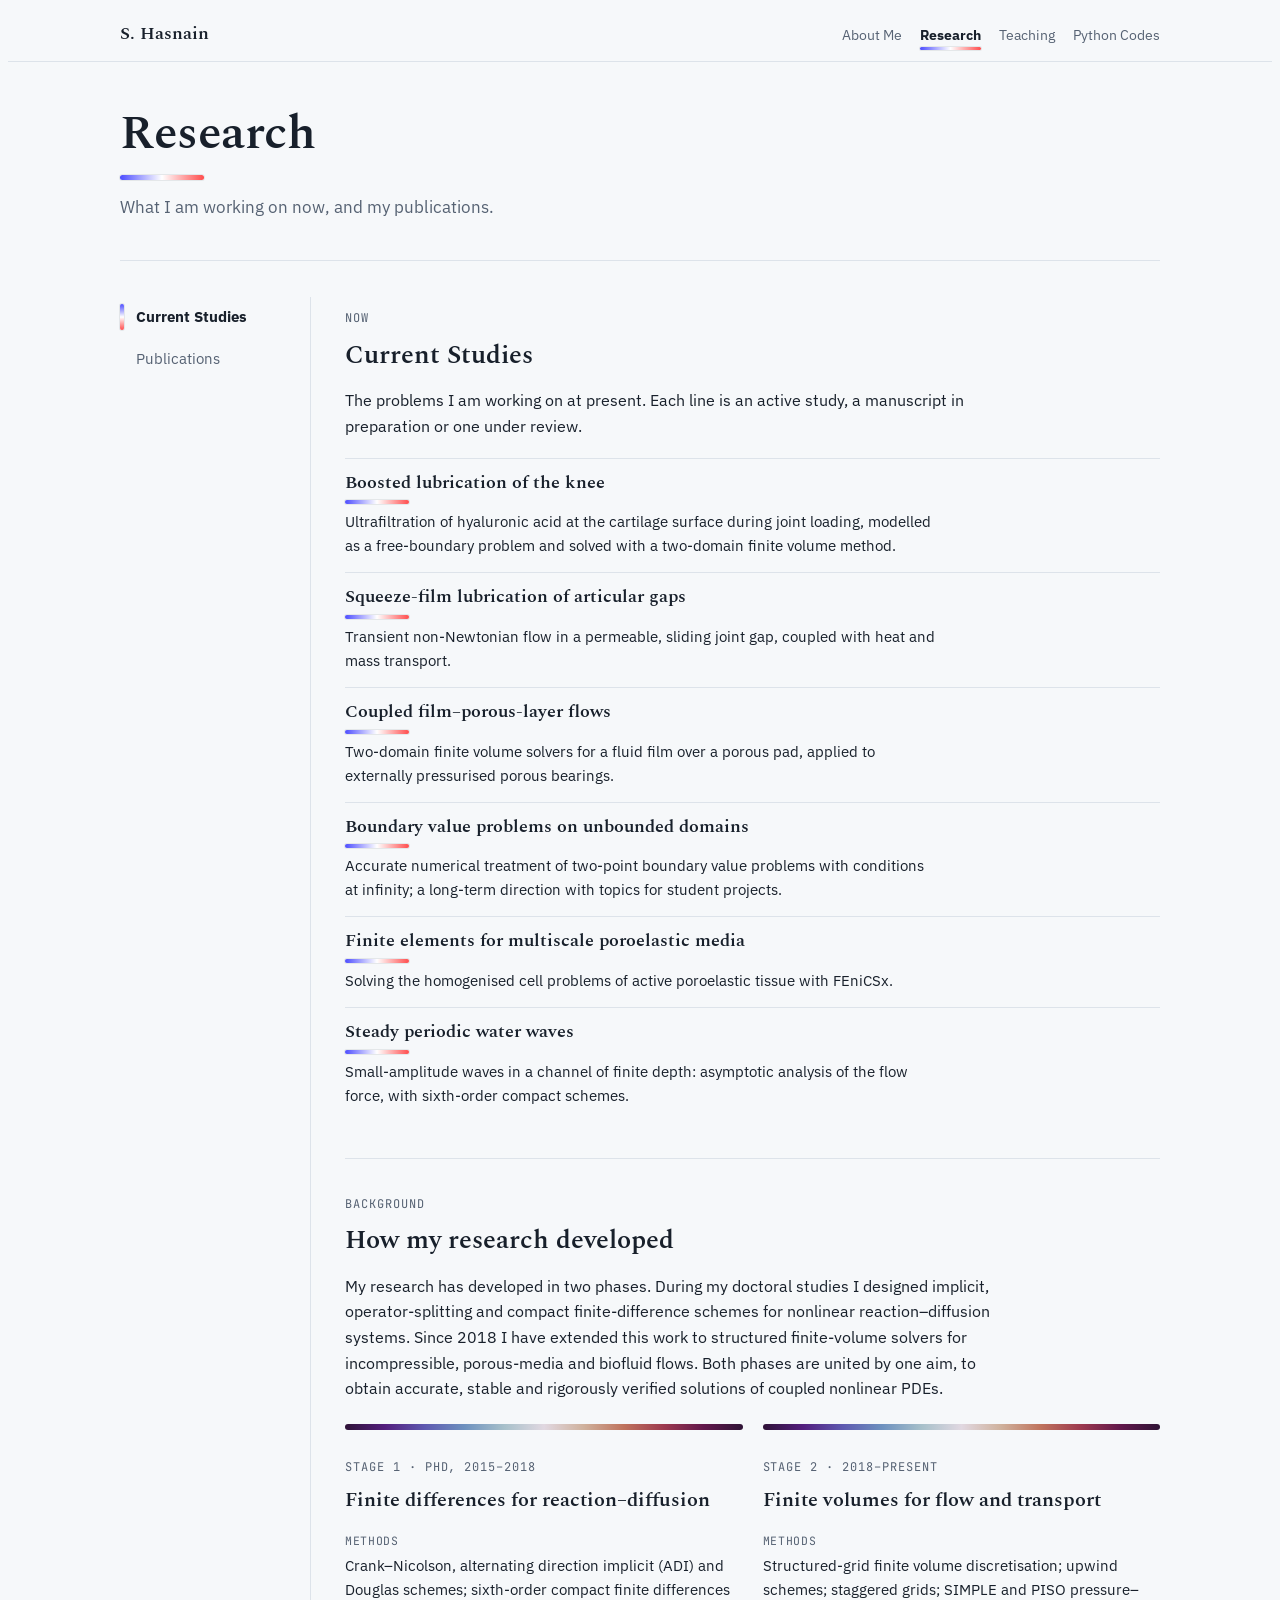
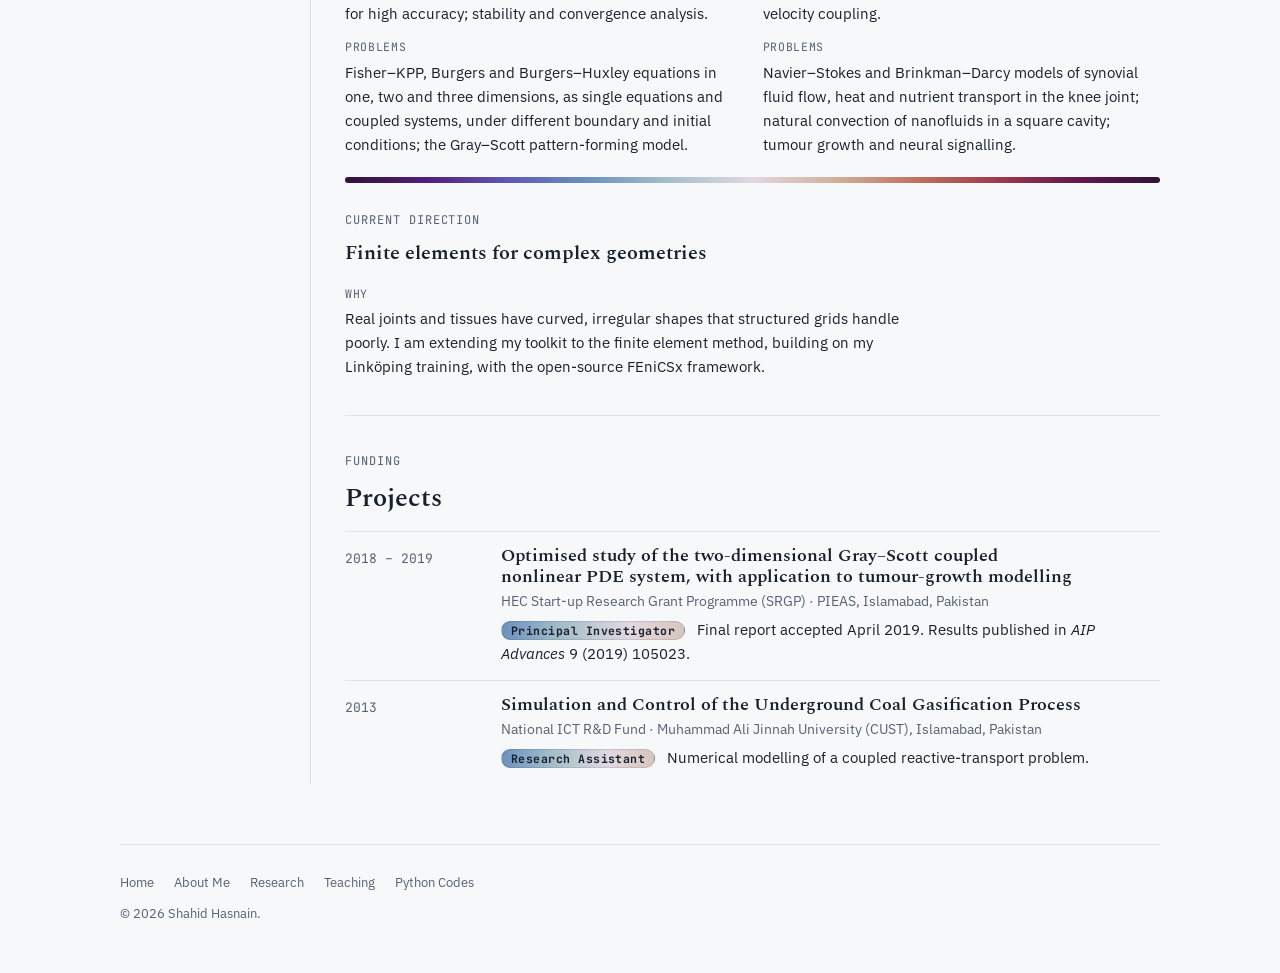
<file: research.html>
<!doctype html>
<html lang="en">
<head>
<meta charset="utf-8">
<meta name="viewport" content="width=device-width, initial-scale=1">
<title>Current Studies · Research · Shahid Hasnain, PhD</title>
<meta name="description" content="Shahid Hasnain, PhD: computational applied mathematician working on numerical methods for nonlinear PDEs, mathematical biology and biofluids.">
<link rel="preconnect" href="https://fonts.googleapis.com">
<link rel="preconnect" href="https://fonts.gstatic.com" crossorigin>
<link rel="stylesheet" href="https://fonts.googleapis.com/css2?family=Spectral:ital,wght@0,400;0,600;1,400&family=IBM+Plex+Sans:wght@400;500;600&family=JetBrains+Mono:wght@400;500&display=swap">
<link rel="stylesheet" href="style.css">
<script>document.documentElement.classList.add('js')</script>
</head>
<body>
<nav>
  <div class="wrap">
    <a class="name" href="index.html">S. Hasnain</a>
    <ul>
      <li><a href="about.html">About Me</a></li>
      <li><a href="research.html" aria-current="page">Research</a></li>
      <li><a href="teaching.html">Teaching</a></li>
      <li><a href="codes.html">Python Codes</a></li>
    </ul>
  </div>
</nav>

<main class="wrap" id="top">
  <header class="page-head">
    <h1>Research</h1>
    <p>What I am working on now, and my publications.</p>
  </header>

<div class="sub-layout">
  <aside class="subnav" aria-label="Research">
    <ul>
      <li><a href="research.html" aria-current="page">Current Studies</a></li>
      <li><a href="research_publications.html">Publications</a></li>
    </ul>
  </aside>
  <div class="sub-main">
  <section id="current">
    <header><p class="label">Now</p><h2>Current Studies</h2></header>
    <div>
      <p class="prose" style="margin:0 0 18px">The problems I am working on at present. Each line is an active study, a manuscript in preparation or one under review.</p>
      <ol class="studies">
        <li><h3>Boosted lubrication of the knee</h3><p>Ultrafiltration of hyaluronic acid at the cartilage surface during joint loading, modelled as a free-boundary problem and solved with a two-domain finite volume method.</p></li>
        <li><h3>Squeeze-film lubrication of articular gaps</h3><p>Transient non-Newtonian flow in a permeable, sliding joint gap, coupled with heat and mass transport.</p></li>
        <li><h3>Coupled film–porous-layer flows</h3><p>Two-domain finite volume solvers for a fluid film over a porous pad, applied to externally pressurised porous bearings.</p></li>
        <li><h3>Boundary value problems on unbounded domains</h3><p>Accurate numerical treatment of two-point boundary value problems with conditions at infinity; a long-term direction with topics for student projects.</p></li>
        <li><h3>Finite elements for multiscale poroelastic media</h3><p>Solving the homogenised cell problems of active poroelastic tissue with FEniCSx.</p></li>
        <li><h3>Steady periodic water waves</h3><p>Small-amplitude waves in a channel of finite depth: asymptotic analysis of the flow force, with sixth-order compact schemes.</p></li>
      </ol>
    </div>
  </section>

  <section id="research">
    <header><p class="label">Background</p><h2>How my research developed</h2></header>
    <div>
      <p class="prose" style="margin:0 0 22px">My research has developed in two phases. During my doctoral studies I designed implicit, operator-splitting and compact finite-difference schemes for nonlinear reaction–diffusion systems. Since 2018 I have extended this work to structured finite-volume solvers for incompressible, porous-media and biofluid flows. Both phases are united by one aim, to obtain accurate, stable and rigorously verified solutions of coupled nonlinear PDEs.</p>
      <ol class="journey">
        <li class="stage">
          <p class="label">Stage 1 · PhD, 2015–2018</p>
          <h3>Finite differences for reaction–diffusion</h3>
          <dl>
            <dt>Methods</dt><dd>Crank–Nicolson, alternating direction implicit (ADI) and Douglas schemes; sixth-order compact finite differences for high accuracy; stability and convergence analysis.</dd>
            <dt>Problems</dt><dd>Fisher–KPP, Burgers and Burgers–Huxley equations in one, two and three dimensions, as single equations and coupled systems, under different boundary and initial conditions; the Gray–Scott pattern-forming model.</dd>
          </dl>
        </li>
        <li class="stage">
          <p class="label">Stage 2 · 2018–present</p>
          <h3>Finite volumes for flow and transport</h3>
          <dl>
            <dt>Methods</dt><dd>Structured-grid finite volume discretisation; upwind schemes; staggered grids; SIMPLE and PISO pressure–velocity coupling.</dd>
            <dt>Problems</dt><dd>Navier–Stokes and Brinkman–Darcy models of synovial fluid flow, heat and nutrient transport in the knee joint; natural convection of nanofluids in a square cavity; tumour growth and neural signalling.</dd>
          </dl>
        </li>
        <li class="stage next">
          <p class="label">Current direction</p>
          <h3>Finite elements for complex geometries</h3>
          <dl>
            <dt>Why</dt><dd>Real joints and tissues have curved, irregular shapes that structured grids handle poorly. I am extending my toolkit to the finite element method, building on my Linköping training, with the open-source FEniCSx framework.</dd>
          </dl>
        </li>
      </ol>
      
      
    
    </div>
  </section>

  <section id="projects">
    <header><p class="label">Funding</p><h2>Projects</h2></header>
    <div>
      <ol class="tl">
        <li><div class="when">2018 – 2019</div><div><h3>Optimised study of the two-dimensional Gray–Scott coupled nonlinear PDE system, with application to tumour-growth modelling</h3><div class="where">HEC Start-up Research Grant Programme (SRGP) · PIEAS, Islamabad, Pakistan</div><p><span class="role-tag">Principal Investigator</span> Final report accepted April 2019. Results published in <i>AIP Advances</i> 9 (2019) 105023.</p></div></li>
        <li><div class="when">2013</div><div><h3>Simulation and Control of the Underground Coal Gasification Process</h3><div class="where">National ICT R&amp;D Fund · Muhammad Ali Jinnah University (CUST), Islamabad, Pakistan</div><p><span class="role-tag">Research Assistant</span> Numerical modelling of a coupled reactive-transport problem.</p></div></li>
      </ol>
    
    </div>
  </section>

  </div>
</div>

  <footer>
    <ul class="foot-links">
      <li><a href="index.html">Home</a></li>
      <li><a href="about.html">About Me</a></li>
      <li><a href="research.html">Research</a></li>
      <li><a href="teaching.html">Teaching</a></li>
      <li><a href="codes.html">Python Codes</a></li>
    </ul>
    <p>© 2026 Shahid Hasnain.</p>
  </footer>
</main>
<script src="main.js"></script>
</body>
</html>
</file>
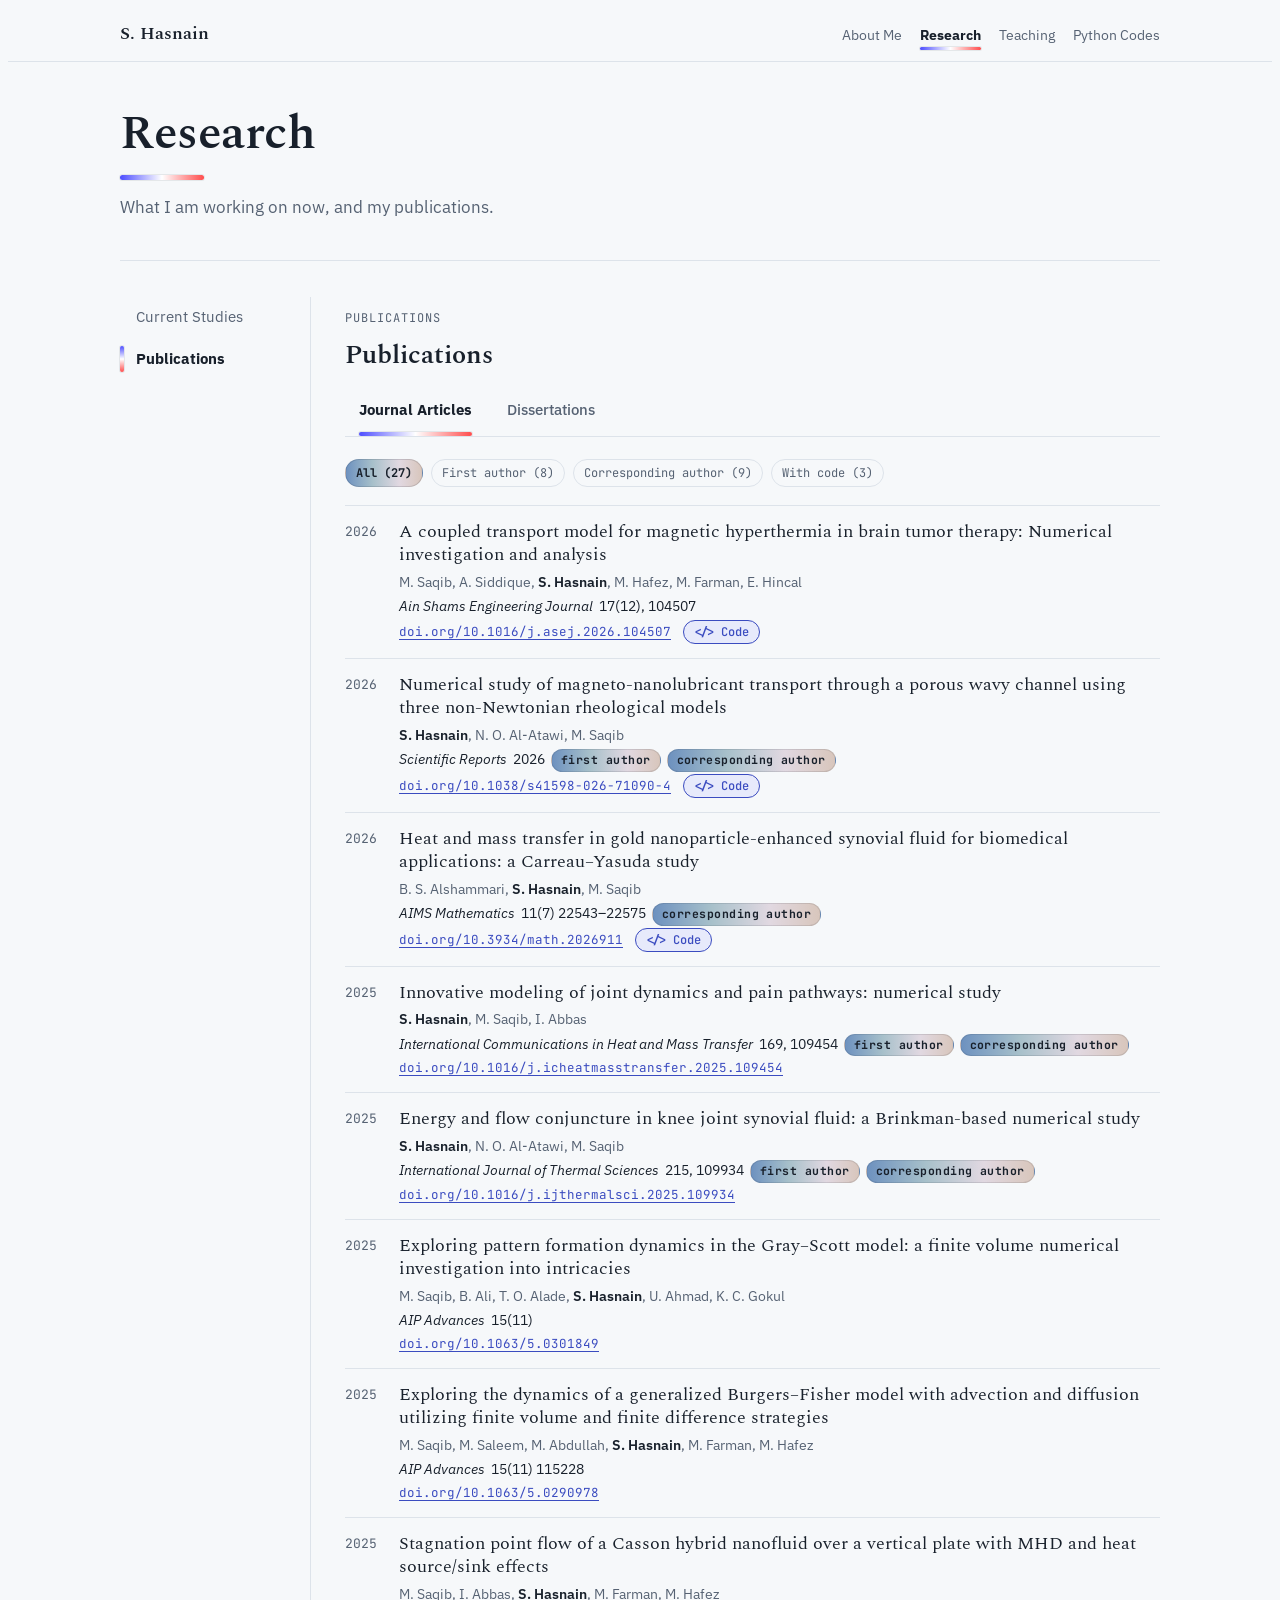
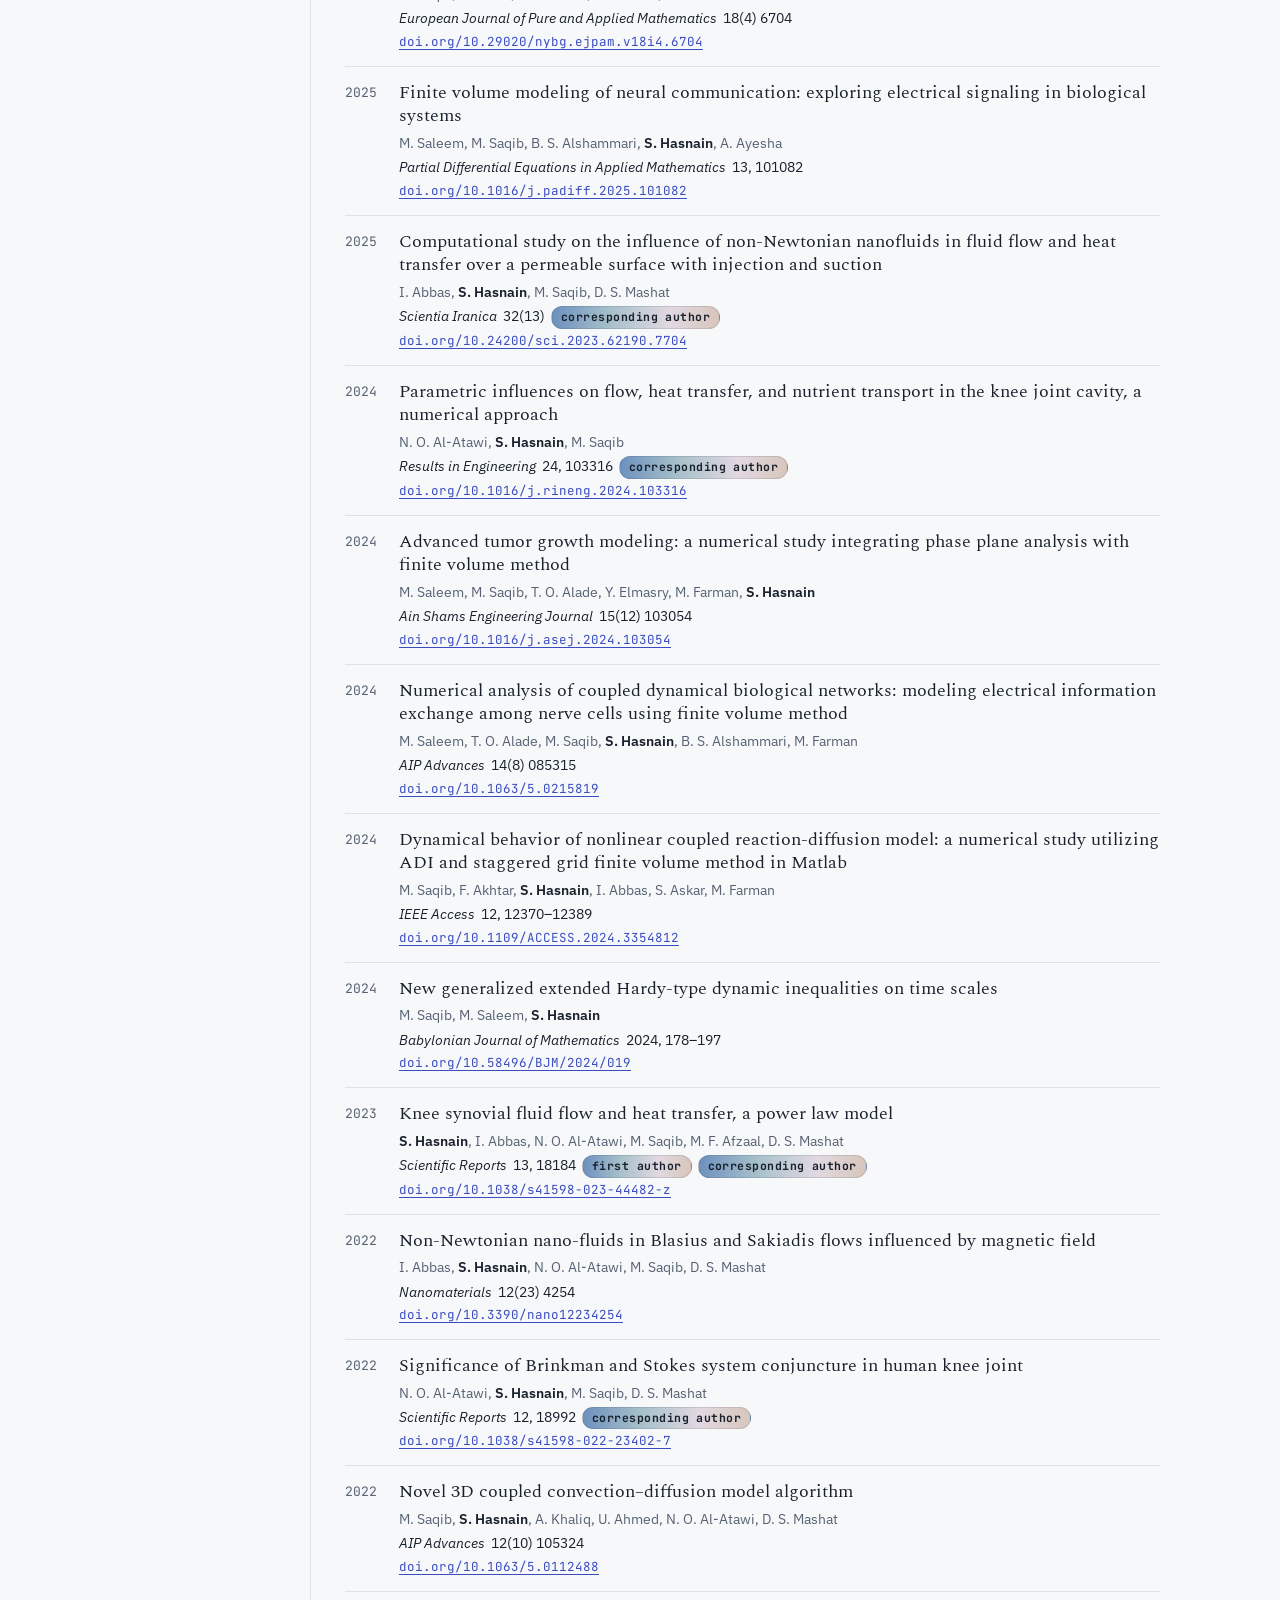
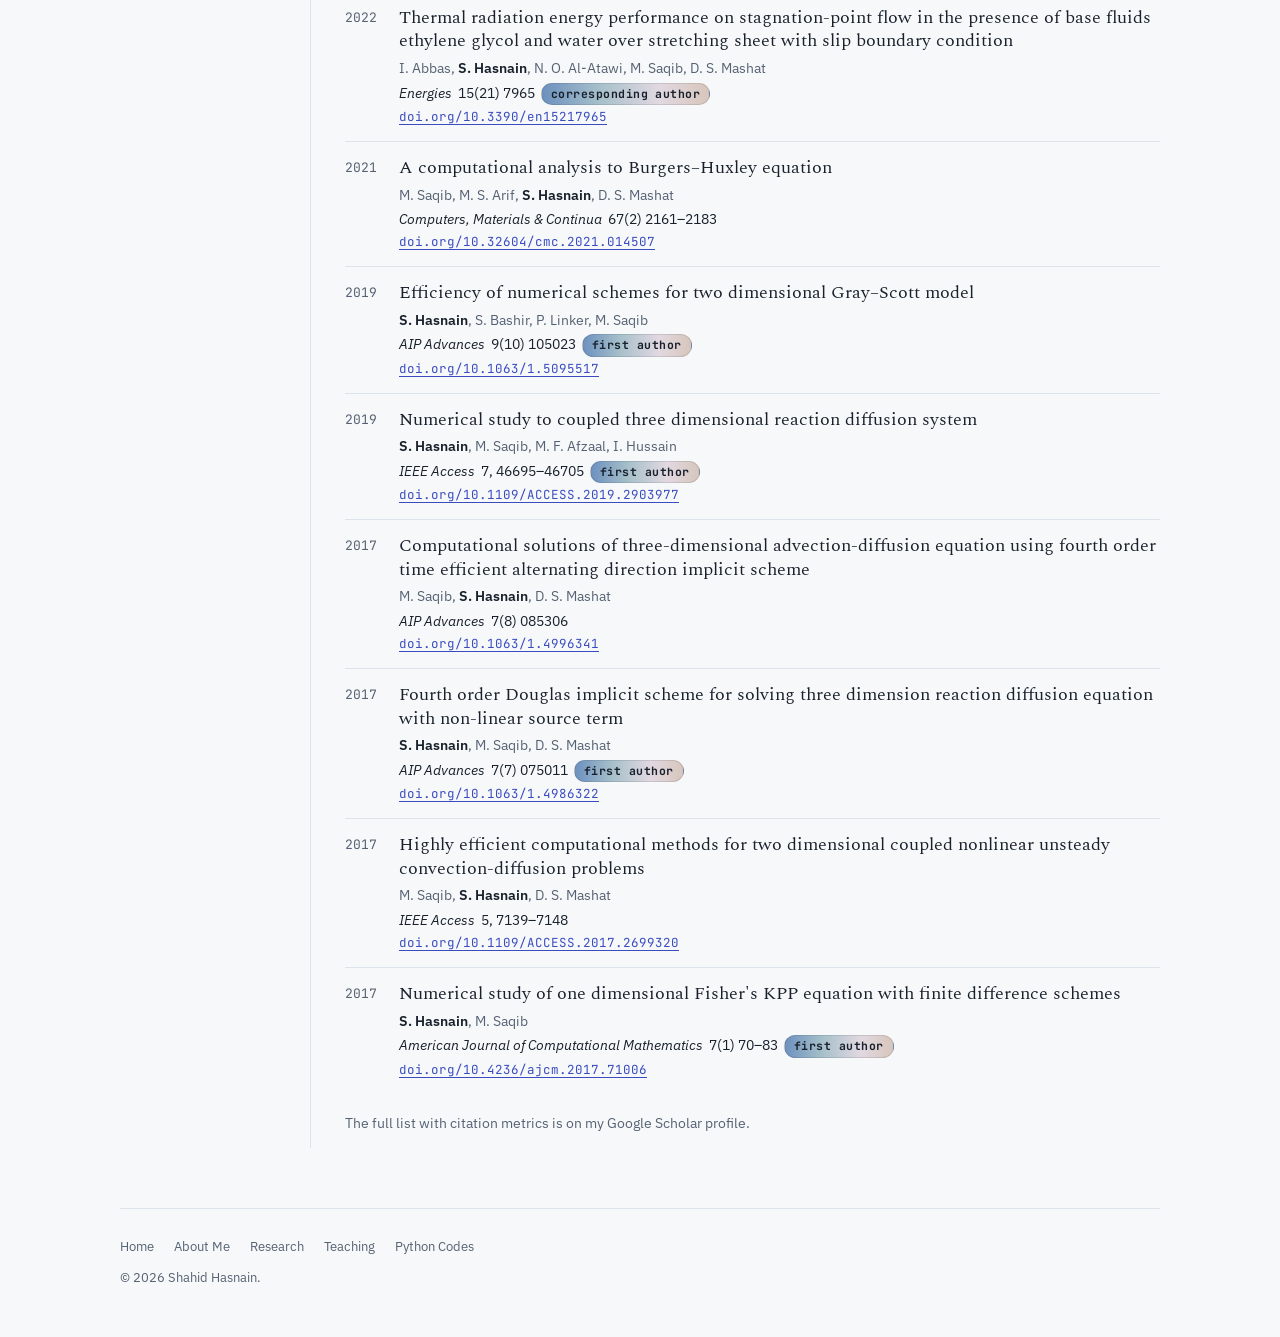
<file: research_publications.html>
<!doctype html>
<html lang="en">
<head>
<meta charset="utf-8">
<meta name="viewport" content="width=device-width, initial-scale=1">
<title>Publications · Research · Shahid Hasnain, PhD</title>
<meta name="description" content="Shahid Hasnain, PhD: computational applied mathematician working on numerical methods for nonlinear PDEs, mathematical biology and biofluids.">
<link rel="preconnect" href="https://fonts.googleapis.com">
<link rel="preconnect" href="https://fonts.gstatic.com" crossorigin>
<link rel="stylesheet" href="https://fonts.googleapis.com/css2?family=Spectral:ital,wght@0,400;0,600;1,400&family=IBM+Plex+Sans:wght@400;500;600&family=JetBrains+Mono:wght@400;500&display=swap">
<link rel="stylesheet" href="style.css">
<script>document.documentElement.classList.add('js')</script>
</head>
<body>
<nav>
  <div class="wrap">
    <a class="name" href="index.html">S. Hasnain</a>
    <ul>
      <li><a href="about.html">About Me</a></li>
      <li><a href="research.html" aria-current="page">Research</a></li>
      <li><a href="teaching.html">Teaching</a></li>
      <li><a href="codes.html">Python Codes</a></li>
    </ul>
  </div>
</nav>

<main class="wrap" id="top">
  <header class="page-head">
    <h1>Research</h1>
    <p>What I am working on now, and my publications.</p>
  </header>

<div class="sub-layout">
  <aside class="subnav" aria-label="Research">
    <ul>
      <li><a href="research.html">Current Studies</a></li>
      <li><a href="research_publications.html" aria-current="page">Publications</a></li>
    </ul>
  </aside>
  <div class="sub-main">
  <section id="publications">
    <header><p class="label">Publications</p><h2>Publications</h2></header>
    <div>
      <div class="tabs" role="tablist" aria-label="Publications">
        <button class="tab" role="tab" id="tab-articles" aria-controls="p-articles" aria-selected="true" type="button">Journal Articles</button>
        <button class="tab" role="tab" id="tab-dissertations" aria-controls="p-dissertations" aria-selected="false" type="button">Dissertations</button>
      </div>
      <div class="panel" role="tabpanel" id="p-articles" aria-labelledby="tab-articles">
      <div class="pub-tools" role="group" aria-label="Filter publications">
        <button class="chip" type="button" data-f="all" aria-pressed="true">All</button>
        <button class="chip" type="button" data-f="first" aria-pressed="false">First author</button>
        <button class="chip" type="button" data-f="corr" aria-pressed="false">Corresponding author</button>
        <button class="chip" type="button" data-f="code" aria-pressed="false">With code</button>
      </div>
      <ol class="pubs" id="pubs"></ol>
      <p style="font-size:14px;color:var(--muted);margin-top:18px">The full list with citation metrics is on my Google Scholar profile.</p>
    </div>
      <div class="panel" role="tabpanel" id="p-dissertations" aria-labelledby="tab-dissertations" hidden>
        <p class="panel-intro">My two research dissertations: the PhD work on finite-difference schemes for reaction–diffusion systems, later published as a book, and the MS work on steady water waves.</p>
        <div class="th-list">
          <article class="th-item">
            <img src="book-phd-cover.jpg" alt="Cover of the book FD schemes for numerical study of nonlinear coupled RD system" width="596" height="900" loading="lazy">
            <div>
              <p class="label">PhD thesis · published as a book</p>
              <h3>FD schemes for numerical study of nonlinear coupled RD system</h3>
              <p class="who">Shahid Hasnain · LAP LAMBERT Academic Publishing, 2018</p>
              <p>Reaction–diffusion equations describe how chemicals, populations or tumour cells spread and react with each other. This book compares the main finite-difference methods for solving them: explicit and implicit schemes, for single equations and for coupled systems in one and two dimensions, with the Fisher–KPP equation as a test case. For each scheme it checks the three properties that decide whether a numerical answer can be trusted (consistency, stability and convergence) and measures accuracy against computing cost. It also shows how a variable grid puts extra points where the solution changes fastest.</p>
              <dl class="facts">
                <dt>Based on</dt><dd>PhD dissertation, King Abdulaziz University, Jeddah, approved 2017</dd>
                <dt>Supervisor</dt><dd>Prof. Daoud S. Mashat</dd>
                <dt>ISBN</dt><dd>978-620-2-00792-4</dd>
              </dl>
            </div>
          </article>
          <article class="th-item">
            <img src="thesis-ms-cover.jpg" alt="Title page of the MS thesis Steady periodic water waves solutions using asymptotic approach" width="572" height="900" loading="lazy">
            <div>
              <p class="label">MS thesis</p>
              <h3>Steady periodic water waves solutions using asymptotic approach</h3>
              <p class="who">Shahid Hasnain · Linköping University, Sweden, 2011</p>
              <p>A steady water wave in a channel of finite depth has two fixed quantities: the height of the wave and the flow force, the total push of the water through the channel. This thesis asks how the two are related for waves of small amplitude. Using an asymptotic (small-parameter) expansion together with separation of variables, it builds every such wave step by step, then shows numerically that the flow force increases steadily with the wave height.</p>
              <dl class="facts">
                <dt>Supervisor</dt><dd>Prof. Vladimir Kozlov</dd>
                <dt>Report no.</dt><dd>LiTH-MAI-EX--2011/14-SE</dd>
              </dl>
              <p class="actions"><a class="btn" href="Hasnain-MS-thesis-Linkoping-2011.pdf" target="_blank" rel="noopener">Read the thesis (PDF, 49 pages)</a></p>
            </div>
          </article>
        </div>
      </div>
    </div>
  </section>

  </div>
</div>

  <footer>
    <ul class="foot-links">
      <li><a href="index.html">Home</a></li>
      <li><a href="about.html">About Me</a></li>
      <li><a href="research.html">Research</a></li>
      <li><a href="teaching.html">Teaching</a></li>
      <li><a href="codes.html">Python Codes</a></li>
    </ul>
    <p>© 2026 Shahid Hasnain.</p>
  </footer>
</main>
<script src="main.js"></script>
</body>
</html>
</file>
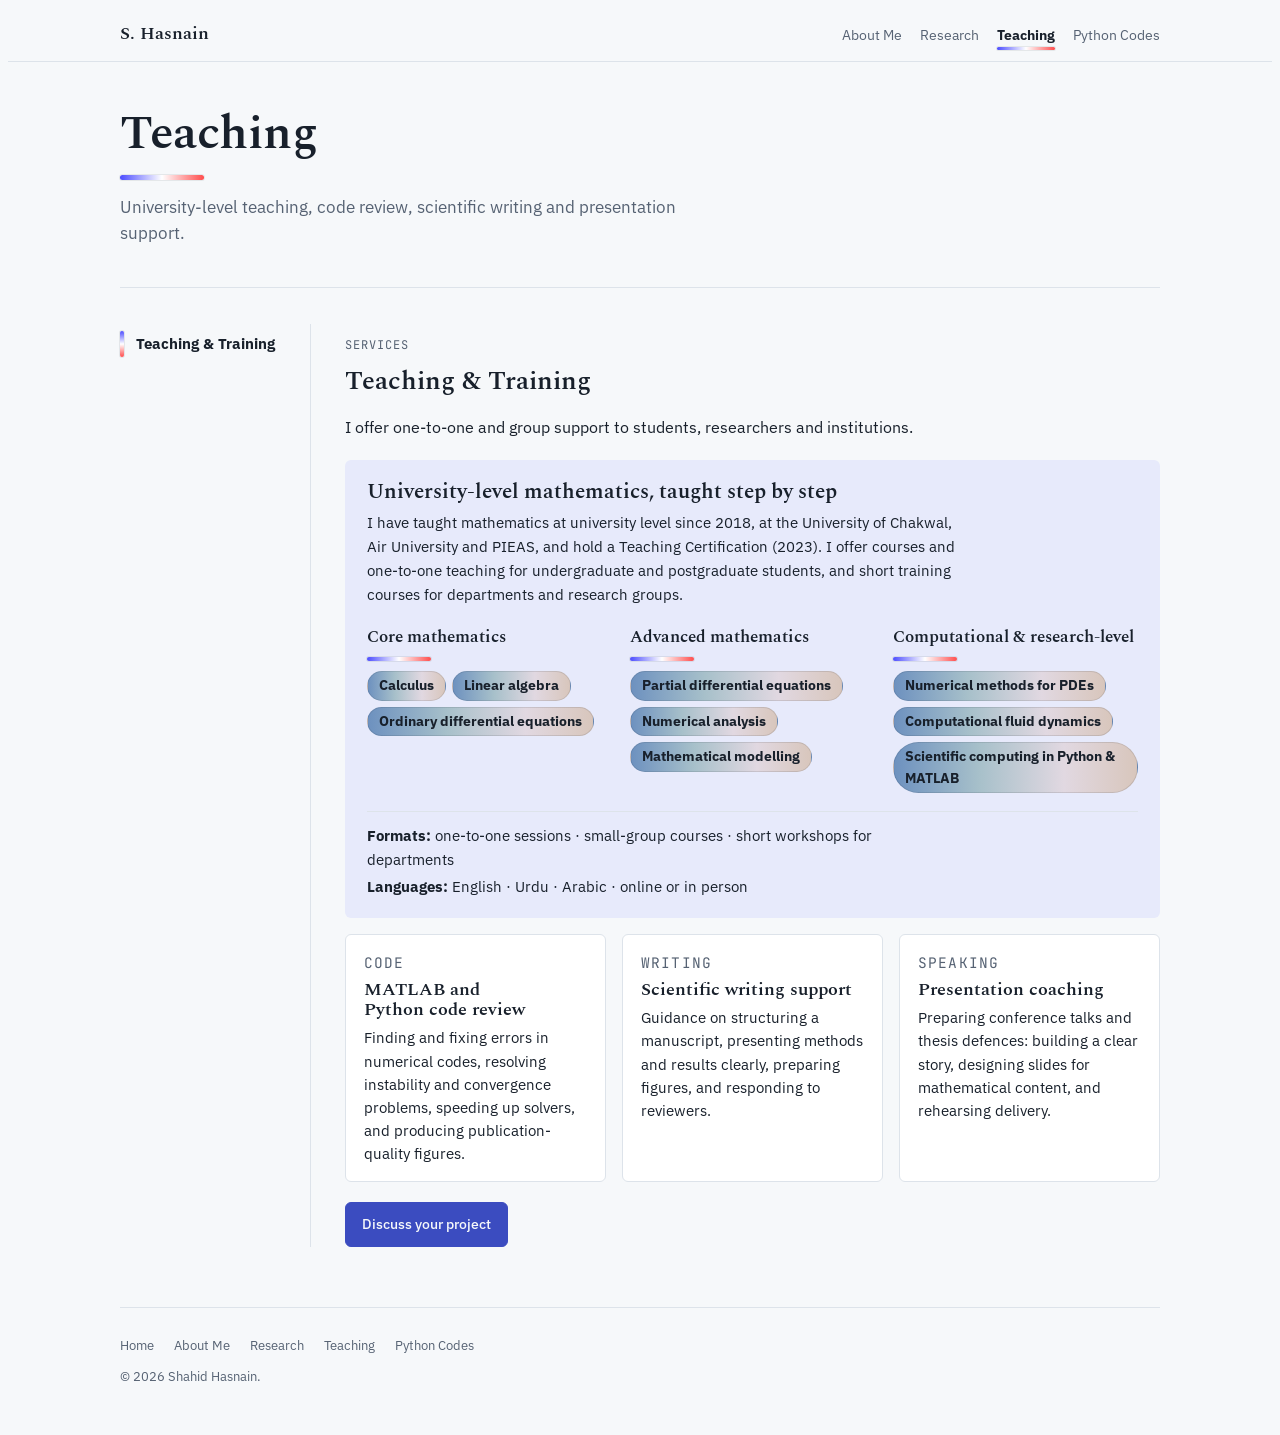
<file: teaching.html>
<!doctype html>
<html lang="en">
<head>
<meta charset="utf-8">
<meta name="viewport" content="width=device-width, initial-scale=1">
<title>Teaching &amp; Training · Teaching · Shahid Hasnain, PhD</title>
<meta name="description" content="Shahid Hasnain, PhD: computational applied mathematician working on numerical methods for nonlinear PDEs, mathematical biology and biofluids.">
<link rel="preconnect" href="https://fonts.googleapis.com">
<link rel="preconnect" href="https://fonts.gstatic.com" crossorigin>
<link rel="stylesheet" href="https://fonts.googleapis.com/css2?family=Spectral:ital,wght@0,400;0,600;1,400&family=IBM+Plex+Sans:wght@400;500;600&family=JetBrains+Mono:wght@400;500&display=swap">
<link rel="stylesheet" href="style.css">
<script>document.documentElement.classList.add('js')</script>
</head>
<body>
<nav>
  <div class="wrap">
    <a class="name" href="index.html">S. Hasnain</a>
    <ul>
      <li><a href="about.html">About Me</a></li>
      <li><a href="research.html">Research</a></li>
      <li><a href="teaching.html" aria-current="page">Teaching</a></li>
      <li><a href="codes.html">Python Codes</a></li>
    </ul>
  </div>
</nav>

<main class="wrap" id="top">
  <header class="page-head">
    <h1>Teaching</h1>
    <p>University-level teaching, code review, scientific writing and presentation support.</p>
  </header>

<div class="sub-layout">
  <aside class="subnav" aria-label="Teaching">
    <ul>
      <li><a href="teaching.html" aria-current="page">Teaching &amp; Training</a></li>
    </ul>
  </aside>
  <div class="sub-main">
  <section id="services">
    <header><p class="label">Services</p><h2>Teaching &amp; Training</h2></header>
    <div>
      <p class="prose" style="margin:0 0 20px">I offer one-to-one and group support to students, researchers and institutions.</p>
      <div class="svc">
        <article class="svc-main">
          <h3>University-level mathematics, taught step by step</h3>
          <p>I have taught mathematics at university level since 2018, at the University of Chakwal, Air University and PIEAS, and hold a Teaching Certification (2023). I offer courses and one-to-one teaching for undergraduate and postgraduate students, and short training courses for departments and research groups.</p>
          <div class="levels">
            <div><h4 class="lvl">Core mathematics</h4><ul class="subjects"><li>Calculus</li><li>Linear algebra</li><li>Ordinary differential equations</li></ul></div>
            <div><h4 class="lvl">Advanced mathematics</h4><ul class="subjects"><li>Partial differential equations</li><li>Numerical analysis</li><li>Mathematical modelling</li></ul></div>
            <div><h4 class="lvl">Computational &amp; research-level</h4><ul class="subjects"><li>Numerical methods for PDEs</li><li>Computational fluid dynamics</li><li>Scientific computing in Python &amp; MATLAB</li></ul></div>
          </div>
          <div class="svc-meta">
            <p><b>Formats:</b> one-to-one sessions · small-group courses · short workshops for departments</p>
            <p><b>Languages:</b> English · Urdu · Arabic · online or in person</p>
          </div>
        </article>
        <article class="card">
          <p class="label">Code</p>
          <h3>MATLAB and Python code review</h3>
          <p>Finding and fixing errors in numerical codes, resolving instability and convergence problems, speeding up solvers, and producing publication-quality figures.</p>
        </article>
        <article class="card">
          <p class="label">Writing</p>
          <h3>Scientific writing support</h3>
          <p>Guidance on structuring a manuscript, presenting methods and results clearly, preparing figures, and responding to reviewers.</p>
        </article>
        <article class="card">
          <p class="label">Speaking</p>
          <h3>Presentation coaching</h3>
          <p>Preparing conference talks and thesis defences: building a clear story, designing slides for mathematical content, and rehearsing delivery.</p>
        </article>
      </div>
      <p style="margin:20px 0 0"><a class="btn primary" href="about.html">Discuss your project</a></p>

    
    </div>
  </section>

  </div>
</div>

  <footer>
    <ul class="foot-links">
      <li><a href="index.html">Home</a></li>
      <li><a href="about.html">About Me</a></li>
      <li><a href="research.html">Research</a></li>
      <li><a href="teaching.html">Teaching</a></li>
      <li><a href="codes.html">Python Codes</a></li>
    </ul>
    <p>© 2026 Shahid Hasnain.</p>
  </footer>
</main>
<script src="main.js"></script>
</body>
</html>
</file>
<file: style.css>
/* Layout: single reading column (max 1040px), hero splits into text + live Gray–Scott field, sections stacked with a left label rail on wide screens */
:root{
  --bg:#f6f8fa; --surface:#ffffff; --ink:#18202b; --muted:#566273; --line:#dde3ea;
  --accent:#3b4cc0; --accent-soft:#e7eafb; --warm:#b40426;
  --display:"Spectral", Georgia, "Times New Roman", serif;
  --body:"IBM Plex Sans", system-ui, -apple-system, "Segoe UI", sans-serif;
  --mono:"JetBrains Mono", ui-monospace, "SFMono-Regular", Consolas, monospace;
}
@media (prefers-color-scheme: dark){
  :root:not([data-theme="light"]){
    --bg:#10141b; --surface:#171d26; --ink:#e6eaf0; --muted:#9aa6b6; --line:#28313d;
    --accent:#8e9cf2; --accent-soft:#1e2540; --warm:#f07a8a; color-scheme:dark;
  }
}
:root[data-theme="dark"]{
  --bg:#10141b; --surface:#171d26; --ink:#e6eaf0; --muted:#9aa6b6; --line:#28313d;
  --accent:#8e9cf2; --accent-soft:#1e2540; --warm:#f07a8a; color-scheme:dark;
}
*{box-sizing:border-box}
body{background:var(--bg);color:var(--ink);font-family:var(--body);font-size:16px;line-height:1.6;padding-inline:20px}
a{color:var(--accent);text-decoration-thickness:1px;text-underline-offset:3px}
a:focus-visible,button:focus-visible{outline:2px solid var(--accent);outline-offset:3px;border-radius:3px}
.wrap{max-width:1040px;margin:0 auto}
h1,h2,h3{font-family:var(--display);font-weight:600;text-wrap:balance;line-height:1.15;margin:0}
.label{font-family:var(--mono);font-size:12px;letter-spacing:.08em;text-transform:uppercase;color:var(--muted)}

/* nav */
nav{position:sticky;top:env(safe-area-inset-top,0px);z-index:5;background:var(--bg);border-bottom:1px solid var(--line);margin-inline:-20px;padding:12px 20px}
nav .wrap{display:flex;gap:20px;align-items:center;justify-content:space-between;flex-wrap:wrap}
nav .name{font-family:var(--display);font-weight:600;font-size:18px;color:var(--ink);text-decoration:none}
nav ul{list-style:none;display:flex;gap:18px;margin:0;padding:0;flex-wrap:wrap}
nav ul a{color:var(--muted);text-decoration:none;font-size:14px}
nav ul a:hover{color:var(--accent)}

/* hero */
.hero{display:grid;grid-template-columns:1fr;gap:48px;align-items:center;padding-block:24px 48px}
.hero > *{min-width:0}
.hero h1{font-size:clamp(38px,6vw,58px);letter-spacing:-.01em}
.hero .role{font-size:17px;color:var(--ink);font-weight:500;margin:10px 0 18px}
.thesis{font-family:var(--display);font-style:italic;font-size:clamp(21px,2.6vw,26px);line-height:1.4;max-width:44ch;margin:0 0 12px}
.thesis em{color:var(--accent);font-style:italic}
.actions{display:flex;gap:12px;flex-wrap:wrap}
.btn{display:inline-flex;align-items:center;gap:8px;padding:10px 16px;border-radius:6px;font-size:14px;font-weight:500;text-decoration:none;border:1px solid var(--line);color:var(--ink);background:var(--surface);cursor:pointer;font-family:inherit}
.btn.primary{background:var(--accent);border-color:var(--accent);color:var(--bg)}
.field{margin:0}
.field canvas{display:block;width:100%;max-width:100%;aspect-ratio:1;border-radius:4px;image-rendering:pixelated;background:#3b4cc0}
.field figcaption{font-family:var(--mono);font-size:12px;color:var(--muted);margin-top:10px;line-height:1.5}
.eq{font-family:var(--mono);font-size:12.5px;color:var(--ink);margin-top:6px;overflow-x:auto;white-space:nowrap}

/* metrics */
.metrics{display:grid;grid-template-columns:repeat(4,1fr);border-block:1px solid var(--line);margin-bottom:8px}
.metric{padding:18px 4px}
.metric + .metric{border-left:1px solid var(--line);padding-left:20px}
.metric b{display:block;font-family:var(--display);font-size:32px;font-weight:600;font-variant-numeric:tabular-nums;line-height:1.1}
.metric span{font-size:13px;color:var(--muted)}
.metrics-note{font-size:12px;color:var(--muted);margin:0 0 8px}

/* sections */
section{display:grid;grid-template-columns:200px 1fr;gap:32px;padding-block:52px;border-bottom:1px solid var(--line)}
section > *{min-width:0}
section > header h2{font-size:26px;margin-top:6px}
.prose{max-width:66ch}
.prose p{margin:0 0 14px}

.themes{display:grid;grid-template-columns:repeat(3,1fr);gap:28px}
.theme h3{font-size:19px;margin:8px 0 8px}
.theme p{margin:0;color:var(--muted);font-size:15px}
.theme .label{color:var(--warm)}

.grant{background:var(--surface);border:1px solid var(--line);border-radius:6px;padding:20px 22px;margin-top:24px;max-width:66ch}
.grant h3{font-size:18px;margin:6px 0 6px}
.grant p{margin:0;font-size:15px;color:var(--muted)}

/* publications */
.pub-tools{display:flex;gap:8px;margin-bottom:18px;flex-wrap:wrap}
.chip{font-family:var(--mono);font-size:12px;padding:5px 10px;border-radius:99px;border:1px solid var(--line);background:transparent;color:var(--muted);cursor:pointer}
.chip[aria-pressed="true"]{background:linear-gradient(90deg,#6d91bf 0%,#a7c0ca 35%,#e1d8e1 70%,#d8c6bc 100%);color:#18202b;font-weight:700;border-color:rgba(24,32,43,.15)}
ol.pubs{list-style:none;margin:0;padding:0;counter-reset:p}
ol.pubs li{display:grid;grid-template-columns:44px 1fr;gap:10px;padding-block:14px;border-top:1px solid var(--line)}
ol.pubs li > *{min-width:0}
ol.pubs .yr{font-family:var(--mono);font-size:13px;color:var(--muted);font-variant-numeric:tabular-nums;padding-top:2px}
ol.pubs .t{font-family:var(--display);font-size:17.5px;line-height:1.35;display:block}
ol.pubs .a{font-size:14px;color:var(--muted);display:block;margin-top:4px}
ol.pubs .a strong{color:var(--ink);font-weight:600}
ol.pubs .j{font-size:14px;display:block;margin-top:2px}
ol.pubs .j i{color:var(--ink)}
.tag{font-family:var(--mono);font-size:11.5px;font-weight:700;letter-spacing:.04em;color:#18202b;background:linear-gradient(90deg,#6d91bf 0%,#a7c0ca 35%,#e1d8e1 70%,#d8c6bc 100%);border:1px solid rgba(24,32,43,.12);border-radius:99px;padding:1px 9px;margin-left:8px;white-space:nowrap}
.ca{font-size:.8em;vertical-align:super;line-height:0;margin-left:1px}
.pub-note{font-size:13.5px;color:var(--muted);margin:0 0 6px}
.doi{font-family:var(--mono);font-size:12.5px;word-break:break-all}

/* timeline */
.tl{list-style:none;margin:0;padding:0}
.tl li{display:grid;grid-template-columns:140px 1fr;gap:16px;padding-block:14px;border-top:1px solid var(--line)}
.tl li > *{min-width:0}
.tl .when{font-family:var(--mono);font-size:13px;color:var(--muted);font-variant-numeric:tabular-nums;padding-top:3px}
.tl h3{font-size:18px}
#education .tl h3::after,#experience .tl h3::after,#certificates .tl h3::after{content:"";display:block;width:64px;height:4px;border-radius:2px;margin:7px 0 6px;background:linear-gradient(90deg,#4d4dff 0%,#ffffff 50%,#ff4d4d 100%);box-shadow:0 0 0 1px rgba(24,32,43,.08)}
.tl .where{font-size:14px;color:var(--muted);margin-top:2px}
.tl p{margin:6px 0 0;font-size:15px}
.sub{font-family:var(--display);font-size:20px;margin:30px 0 4px}
.sub:first-child{margin-top:0}

.cols{display:grid;grid-template-columns:repeat(2,1fr);gap:28px}
.cols > *{min-width:0}
.cols h3{font-size:18px;margin-bottom:8px}
.cols p,.cols ul{margin:0;font-size:15px}
.cols ul{padding-left:18px}

/* contact */
.contact{display:grid;grid-template-columns:repeat(2,1fr);gap:14px;max-width:640px}
.c{background:var(--surface);border:1px solid var(--line);border-radius:6px;padding:14px 16px;min-width:0}
.c .v{font-family:var(--mono);font-size:14px;word-break:break-all;margin-top:4px;display:block}
.copy{margin-top:8px;font-size:12px;padding:4px 10px}
.who{display:flex;gap:16px;align-items:center;margin-bottom:14px}
.avatar{width:72px;height:72px;border-radius:50%;object-fit:cover;border:2px solid var(--line);flex:none}
.classroom{grid-column:1/-1;margin:0 0 8px}
.classroom img{width:100%;border-radius:6px;display:block}
.classroom figcaption{font-size:13px;color:var(--muted);margin-top:8px}
.role .sep{color:var(--line);margin:0 4px}
.kw{list-style:none;display:flex;flex-wrap:wrap;gap:6px;margin:0 0 18px;padding:0}
.kw li{font-size:12.5px;padding:3px 10px;border-radius:99px;background:var(--accent-soft);color:var(--accent)}
.now{font-size:13.5px;color:var(--muted);margin:0 0 22px}
.journey{list-style:none;margin:0;padding:0;display:grid;grid-template-columns:repeat(2,1fr);gap:20px}
.stage{min-width:0;position:relative;padding-top:22px}
.stage::before{content:"";position:absolute;top:0;left:0;right:0;height:6px;border-radius:3px;background:linear-gradient(90deg,#2f1337 0%,#531e7d 10%,#5e59b0 20%,#6d91bf 30%,#a7c0ca 40%,#e1d8e1 50%,#cfb19c 60%,#bf735d 70%,#9d3a4f 80%,#62184b 90%,#2f1436 100%)}
.stage.next{grid-column:1/-1}
.stage.next dd{max-width:66ch}
.stage h3{font-size:20px;margin:6px 0 12px}
.stage dl{margin:0;display:grid;gap:4px}
.stage dt{font-family:var(--mono);font-size:11.5px;letter-spacing:.06em;text-transform:uppercase;color:var(--muted);margin-top:8px}
.stage dd{margin:0;font-size:15px}
.collab{margin:24px 0 0;font-size:15px;max-width:66ch}
.collab .label{display:block;margin-bottom:4px}
@media (max-width:820px){.journey{grid-template-columns:1fr}}
.answer{font-size:17px;max-width:46ch;margin:0 0 20px}
.answer em{color:var(--accent);font-style:normal;font-weight:500}
.kw2{display:grid;grid-template-columns:118px 1fr;gap:14px 16px;margin:0 0 22px;align-items:start}
.kw2 dt{font-family:var(--mono);font-size:13px;font-weight:500;letter-spacing:.08em;text-transform:uppercase;color:var(--muted);padding-top:7px}
.kw2 dd{margin:0;min-width:0}
.kw2 ul{list-style:none;display:flex;flex-wrap:wrap;gap:8px;margin:0;padding:0}
.kw2 li{font-size:14px;font-weight:600;line-height:1.35;padding:5px 13px;border-radius:99px;border:1px solid rgba(24,32,43,.12);background:linear-gradient(90deg,#a8a8ff 0%,#ffffff 50%,#ffa8a8 100%);color:#18202b}
@media (max-width:480px){.kw2{grid-template-columns:1fr;gap:4px}.kw2 dd{margin-bottom:8px}}
.kw2 li.emerging span{color:#4a5563;font-weight:500}
.tl .em{font-family:var(--mono);font-size:13px;word-break:break-all}
.tl .mark{color:var(--accent);font-weight:500}
/* banner: photo with title over a dark bottom gradient (text always light, independent of theme) */
:root{--on-image:#ffffff;--shade:rgba(10,14,24,.88)}
.banner{position:relative;margin:0 0 30px;border-radius:8px;overflow:hidden;background:#1b2130}
.banner img{display:block;width:100%;max-width:100%;aspect-ratio:16/8;object-fit:cover;object-position:50% 30%}
.banner-text{position:absolute;inset:auto 0 0 0;padding:90px 32px 28px;background:linear-gradient(to top,var(--shade) 0%,var(--shade) 35%,rgba(10,14,24,0) 100%);color:var(--on-image)}
.banner .kicker{font-family:var(--mono);font-size:13px;letter-spacing:.14em;text-transform:uppercase;margin:0 0 8px;opacity:.9}
.banner h1{color:var(--on-image);font-size:clamp(34px,5.5vw,58px)}
.banner .role{color:var(--on-image);opacity:.92;margin:8px 0 0;font-size:clamp(14px,1.8vw,18px);font-weight:400}
.banner .role .sep{color:var(--on-image);opacity:.5}
@media (max-width:640px){
  .banner img{aspect-ratio:4/5;object-position:35% 30%}
  .banner-text{padding:70px 18px 18px}
}
.tabs{position:relative;display:flex;gap:4px;border-bottom:1px solid var(--line);margin-bottom:22px;overflow-x:auto;padding-bottom:4px}
.tab{position:relative;display:inline-flex;flex-direction:column;align-items:center;font:inherit;font-size:14.5px;font-weight:500;padding:10px 14px;border:0;background:transparent;color:var(--muted);cursor:pointer;white-space:nowrap}
.tab::before{content:attr(data-label);font-weight:700;height:0;visibility:hidden;overflow:hidden}
.tab::after{content:"";position:absolute;left:14px;right:14px;bottom:-4px;height:2px;border-radius:1px;background:linear-gradient(90deg,#4d4dff 0%,#ffffff 50%,#ff4d4d 100%);opacity:0;transition:opacity .2s}
.tab:hover{color:var(--ink)}
.tab:hover::after{opacity:.45}
.tab[aria-selected="true"]{color:var(--ink);font-weight:700}
.tab[aria-selected="true"]::after{opacity:0}
.tab-ink{position:absolute;bottom:0;left:0;width:0;height:4px;border-radius:2px;background:linear-gradient(90deg,#4d4dff 0%,#ffffff 50%,#ff4d4d 100%);box-shadow:0 0 0 1px rgba(24,32,43,.08);transition:left .3s ease,width .3s ease;pointer-events:none}
@media (prefers-reduced-motion:reduce){.tab-ink{transition:none}}
.panel-intro{margin:0 0 18px;max-width:66ch}
.cards{display:grid;grid-template-columns:repeat(3,1fr);gap:16px}
.card{min-width:0;background:var(--surface);border:1px solid var(--line);border-radius:6px;padding:16px 18px;display:flex;flex-direction:column;gap:6px}
.card h3{font-size:17.5px}
.card p{margin:0;font-size:14.5px}
.card .meta{margin-top:auto;padding-top:8px;font-family:var(--mono);font-size:12px;color:var(--muted)}
.empty{border:1px dashed var(--line);border-radius:6px;padding:22px;max-width:66ch}
.empty h3{font-size:18px;margin-bottom:6px}
.empty p{margin:0;font-size:14.5px;color:var(--muted)}
.note{font-size:13.5px;color:var(--muted);margin:16px 0 0}
@media (max-width:820px){.cards{grid-template-columns:1fr}}
.svc{display:grid;grid-template-columns:repeat(3,1fr);gap:16px}
.svc-main{grid-column:1/-1;min-width:0;background:var(--accent-soft);border-radius:6px;padding:20px 22px;display:flex;flex-direction:column;gap:6px}
.svc-main h3{font-size:21px}
.svc-main p{margin:0;max-width:66ch;font-size:15px}
.levels{display:grid;grid-template-columns:repeat(3,1fr);gap:18px;margin:12px 0 4px}
.levels > *{min-width:0}
.lvl{font-family:var(--display);font-weight:600;font-size:16.5px;margin:0 0 10px}
.lvl::after{content:"";display:block;width:64px;height:4px;border-radius:2px;margin-top:6px;background:linear-gradient(90deg,#4d4dff 0%,#ffffff 50%,#ff4d4d 100%);box-shadow:0 0 0 1px rgba(24,32,43,.08)}
.levels .subjects{margin:0}
.levels .subjects li{font-size:13.5px;font-weight:700;color:#18202b;background:linear-gradient(90deg,#6d91bf 0%,#a7c0ca 35%,#e1d8e1 70%,#d8c6bc 100%);border:1px solid rgba(24,32,43,.12);padding:3px 11px}
.svc-meta{display:grid;gap:4px;margin-top:8px;padding-top:12px;border-top:1px solid var(--line)}
.svc-meta p{font-size:14.5px}
@media (max-width:820px){.levels{grid-template-columns:1fr}}
.subjects{list-style:none;display:flex;flex-wrap:wrap;gap:6px;margin:8px 0 0;padding:0}
.subjects li{font-size:13px;padding:3px 10px;border-radius:99px;background:var(--surface);color:var(--ink);border:1px solid var(--line)}
.acad{display:grid;grid-template-columns:repeat(2,1fr);gap:24px;margin-top:32px;padding-top:20px;border-top:1px solid var(--line)}
.acad > *{min-width:0}
.acad p{margin:4px 0 0;font-size:14.5px}
@media (max-width:820px){.svc,.acad{grid-template-columns:1fr}}
.role-tag{font-family:var(--mono);font-size:11.5px;font-weight:700;letter-spacing:.04em;color:#18202b;background:linear-gradient(90deg,#6d91bf 0%,#a7c0ca 35%,#e1d8e1 70%,#d8c6bc 100%);border:1px solid rgba(24,32,43,.12);border-radius:99px;padding:1px 9px;margin-right:8px;white-space:nowrap}
footer{padding-block:28px 40px;font-size:13px;color:var(--muted)}

@media (max-width:820px){
  .hero{grid-template-columns:1fr;gap:28px;padding-block:36px 32px}
  .field{max-width:420px}
  section{grid-template-columns:1fr;gap:16px;padding-block:40px}
  .themes,.cols{grid-template-columns:1fr}
  .metrics{grid-template-columns:repeat(2,1fr)}
  .metric:nth-child(3){border-left:0;padding-left:4px}
  .metric:nth-child(n+3){border-top:1px solid var(--line)}
  .tl li{grid-template-columns:1fr;gap:4px}
  .contact{grid-template-columns:1fr}
  nav ul{gap:12px}
}
@media (prefers-reduced-motion:reduce){*{scroll-behavior:auto!important}}
html{scroll-behavior:smooth}
section,#top{scroll-margin-top:70px}

/* ---------- multi-page additions ---------- */
/* current page in the menu: bold text with the bwr line */
nav ul a{position:relative;padding-bottom:4px}
nav ul a[aria-current="page"]{color:var(--ink);font-weight:700}
nav ul a[aria-current="page"]::after{content:"";position:absolute;left:0;right:0;bottom:-2px;height:3px;border-radius:2px;background:linear-gradient(90deg,#4d4dff 0%,#ffffff 50%,#ff4d4d 100%);box-shadow:0 0 0 1px rgba(24,32,43,.08)}

/* page title on inner pages */
.page-head{padding-block:44px 8px;border-bottom:1px solid var(--line)}
.page-head h1{font-size:clamp(34px,5vw,48px);letter-spacing:-.01em}
.page-head h1::after{content:"";display:block;width:84px;height:5px;border-radius:3px;margin-top:14px;background:linear-gradient(90deg,#4d4dff 0%,#ffffff 50%,#ff4d4d 100%);box-shadow:0 0 0 1px rgba(24,32,43,.08)}
.page-head p{max-width:62ch;color:var(--muted);font-size:16.5px;margin:14px 0 32px}

/* home page: cards linking to each page */
.explore{display:grid;grid-template-columns:repeat(3,1fr);gap:16px}
.card.go{color:var(--ink);text-decoration:none;transition:transform .2s ease,box-shadow .2s ease,border-color .2s ease}
.card.go h3::after{content:" →";color:var(--muted);transition:margin .2s ease}
.card.go:hover{transform:translateY(-3px);box-shadow:0 8px 22px rgba(24,32,43,.08);border-color:var(--accent)}
@media (max-width:820px){.explore{grid-template-columns:1fr}}
@media (prefers-reduced-motion:reduce){.card.go{transition:none}.card.go:hover{transform:none}}

/* footer menu */
footer{border-top:1px solid var(--line);margin-top:8px}
.foot-links{list-style:none;display:flex;flex-wrap:wrap;gap:8px 20px;margin:0 0 10px;padding:0}
.foot-links a{color:var(--muted);text-decoration:none}
.foot-links a:hover{color:var(--accent)}
footer p{margin:0}
main > section:last-of-type{border-bottom:0}

/* ---------- home page ---------- */
.home-hero{position:relative;padding-block:56px 52px;border-bottom:1px solid var(--line);overflow:hidden}
.hh{position:relative;display:grid;grid-template-columns:1.25fr .75fr;gap:48px;align-items:center}
.hh > *{min-width:0}
.hh h1{font-size:clamp(40px,6vw,64px);letter-spacing:-.01em;margin-top:10px}
.hh .role{font-size:19px;font-weight:500;margin:12px 0 8px}
.tagline{font-family:var(--display);font-style:italic;font-size:clamp(20px,2.4vw,25px);line-height:1.4;color:var(--muted);max-width:30ch;margin:0 0 26px}
.hh-photo{margin:0;justify-self:center;width:min(330px,100%);padding:6px;border-radius:24px;
  background:linear-gradient(135deg,#2f1337 0%,#5e59b0 22%,#a7c0ca 42%,#e1d8e1 52%,#cfb19c 64%,#9d3a4f 82%,#2f1436 100%);
  box-shadow:0 18px 50px rgba(94,89,176,.28)}
.hh-photo img{display:block;width:100%;height:auto;border-radius:19px;background:#fff}
/* soft, blurred twilight shapes drifting behind the hero */
.blobs span{position:absolute;border-radius:50%;filter:blur(70px);opacity:.30;pointer-events:none}
.blobs span:nth-child(1){width:360px;height:360px;background:#6d91bf;top:-80px;right:6%;animation:drift1 22s ease-in-out infinite alternate}
.blobs span:nth-child(2){width:300px;height:300px;background:#cfb19c;bottom:-120px;right:30%;animation:drift2 26s ease-in-out infinite alternate}
.blobs span:nth-child(3){width:240px;height:240px;background:#5e59b0;top:30%;left:-80px;opacity:.18;animation:drift1 30s ease-in-out infinite alternate-reverse}
@keyframes drift1{to{transform:translate(-60px,50px) scale(1.12)}}
@keyframes drift2{to{transform:translate(70px,-40px) scale(.9)}}
/* photo reveals with a smooth wipe on load */
.js .hh-photo{animation:photoIn 1.1s cubic-bezier(.2,.7,.2,1) both .15s}
@keyframes photoIn{from{clip-path:inset(0 0 100% 0);opacity:0;transform:translateY(12px)}to{clip-path:inset(0 0 0 0);opacity:1;transform:none}}
.js .hh-text > *{animation:fadeUp .8s ease both}
.js .hh-text > *:nth-child(2){animation-delay:.08s}.js .hh-text > *:nth-child(3){animation-delay:.16s}
.js .hh-text > *:nth-child(4){animation-delay:.24s}.js .hh-text > *:nth-child(5){animation-delay:.32s}
@keyframes fadeUp{from{opacity:0;transform:translateY(14px)}to{opacity:1;transform:none}}
/* sections fade and slide in on scroll */
.js .reveal{opacity:0;transform:translateY(22px);transition:opacity .8s ease,transform .8s ease}
.js .reveal.in{opacity:1;transform:none}
/* featured research */
.feat{display:grid;grid-template-columns:repeat(3,1fr);gap:18px}
.feat-card{display:flex;flex-direction:column;min-width:0;background:var(--surface);border:1px solid var(--line);border-radius:8px;overflow:hidden;color:var(--ink);text-decoration:none;transition:transform .25s ease,box-shadow .25s ease}
.feat-card:hover{transform:translateY(-4px);box-shadow:0 12px 28px rgba(24,32,43,.10)}
.thumb{overflow:hidden;aspect-ratio:8/5;background:#e7eafb}
.thumb img{display:block;width:100%;height:100%;object-fit:cover;transition:transform .6s ease}
.feat-card:hover .thumb img{transform:scale(1.08)}
.fc-body{padding:16px 18px 18px;display:flex;flex-direction:column;gap:8px;flex:1}
.fc-body h3{font-size:17.5px;line-height:1.3}
.fc-body > p:not(.label){margin:0;font-size:14.5px;color:var(--muted)}
.fc-tags{display:flex;flex-wrap:wrap;gap:6px;margin-top:auto;padding-top:6px}
.fc-tags .tag{margin-left:0}
/* services teaser */
.svc-photo{position:relative;margin:0 0 18px;border-radius:8px;overflow:hidden;background:#1b2130}
.svc-photo img{display:block;width:100%;aspect-ratio:16/6;object-fit:cover;object-position:50% 28%}
.svc-photo figcaption{position:absolute;inset:auto 0 0 0;padding:60px 22px 16px;color:#fff;font-family:var(--display);font-size:clamp(18px,2.2vw,24px);background:linear-gradient(to top,rgba(10,14,24,.85),rgba(10,14,24,0))}
.svc4{display:grid;grid-template-columns:repeat(4,1fr);gap:14px}
.svc-card{min-width:0;display:flex;flex-direction:column;gap:6px;padding:16px;background:var(--surface);border:1px solid var(--line);border-radius:8px;color:var(--ink);text-decoration:none;transition:transform .25s ease,box-shadow .25s ease,border-color .25s ease}
.svc-card:hover{transform:translateY(-3px);box-shadow:0 10px 24px rgba(24,32,43,.08);border-color:var(--accent)}
.svc-card h3{font-size:16.5px}
.svc-card p{margin:0;font-size:14px;color:var(--muted)}
.ico{display:inline-grid;place-items:center;width:42px;height:42px;border-radius:12px;color:#18202b;
  background:linear-gradient(135deg,#6d91bf 0%,#a7c0ca 40%,#e1d8e1 75%,#d8c6bc 100%);margin-bottom:4px}
/* institutions: slowly scrolling row */
.marquee{overflow:hidden;-webkit-mask-image:linear-gradient(90deg,transparent,#000 8%,#000 92%,transparent);mask-image:linear-gradient(90deg,transparent,#000 8%,#000 92%,transparent)}
.marquee-track{list-style:none;display:flex;width:max-content;gap:0;margin:0;padding:6px 0;animation:marq 42s linear infinite}
.marquee:hover .marquee-track{animation-play-state:paused}
.marquee-track li{font-family:var(--display);font-size:20px;font-weight:600;white-space:nowrap;padding:0 26px;display:flex;align-items:center;gap:26px}
.marquee-track li::after{content:"";width:22px;height:4px;border-radius:2px;background:linear-gradient(90deg,#4d4dff,#fff 50%,#ff4d4d);box-shadow:0 0 0 1px rgba(24,32,43,.08);margin-left:26px}
@keyframes marq{to{transform:translateX(-50%)}}
/* closing call to action */
.cta{position:relative;margin-block:52px 44px;padding:38px 32px 32px;border-radius:10px;background:var(--surface);border:1px solid var(--line);overflow:hidden}
.cta::before{content:"";position:absolute;top:0;left:0;right:0;height:5px;background:linear-gradient(90deg,#4d4dff 0%,#ffffff 50%,#ff4d4d 100%)}
.cta h2{font-size:clamp(24px,3vw,30px);max-width:26ch}
.cta p{color:var(--muted);max-width:60ch;margin:12px 0 22px}
@media (max-width:820px){
  .hh{grid-template-columns:1fr;gap:28px}
  .hh-photo{order:-1;width:200px;justify-self:start;border-radius:20px}
  .hh-photo img{border-radius:15px}
  .feat,.svc4{grid-template-columns:1fr}
  .svc-photo img{aspect-ratio:16/9}
}
@media (min-width:821px) and (max-width:1000px){.svc4{grid-template-columns:repeat(2,1fr)}}
@media (prefers-reduced-motion:reduce){
  .blobs span,.marquee-track,.js .hh-photo,.js .hh-text > *{animation:none}
  .js .reveal{opacity:1;transform:none;transition:none}
  .marquee-track{flex-wrap:wrap;width:auto}
  .feat-card,.svc-card,.thumb img{transition:none}
}

/* ---------- contact page ---------- */
.contact-wrap{display:grid;grid-template-columns:.9fr 1.1fr;gap:36px;padding-block:44px 52px;align-items:start}
.contact-wrap > *{min-width:0}
.side-photo{margin:0 0 22px;width:min(260px,100%);padding:5px;border-radius:20px;
  background:linear-gradient(135deg,#2f1337 0%,#5e59b0 22%,#a7c0ca 42%,#e1d8e1 52%,#cfb19c 64%,#9d3a4f 82%,#2f1436 100%);
  box-shadow:0 14px 40px rgba(94,89,176,.22)}
.side-photo img{display:block;width:100%;height:auto;border-radius:16px}
.clist{list-style:none;margin:0;padding:0;display:grid;gap:14px}
.clist li{display:flex;gap:14px;align-items:flex-start}
.clist li > div{min-width:0;display:flex;flex-direction:column;gap:2px}
.clist a,.clist li > div > span:not(.label){font-family:var(--mono);font-size:14px;word-break:break-all;color:var(--ink)}
.clist a{color:var(--accent)}
.clist small{font-size:12.5px;color:var(--muted)}
.clist .copy{align-self:flex-start;margin-top:4px}
.clist .ico{flex:none;margin:0}
.profiles{display:flex;flex-wrap:wrap;gap:10px;margin-top:20px}
.form-card{display:block;background:var(--surface);border:1px solid var(--line);border-radius:10px;padding:30px 28px 26px;position:relative;overflow:hidden}
.form-card::before{content:"";position:absolute;top:0;left:0;right:0;height:5px;background:linear-gradient(90deg,#4d4dff 0%,#ffffff 50%,#ff4d4d 100%)}
.form-card h2{font-size:26px}
.form-intro{color:var(--muted);margin:8px 0 22px}
#enquiry{display:grid;gap:16px}
.row2{display:grid;grid-template-columns:1fr 1fr;gap:16px}
.field{display:flex;flex-direction:column;gap:6px;margin:0;min-width:0}
.field > span,.modes legend{font-size:13.5px;font-weight:600}
.field i{color:var(--accent);font-style:normal}
.field input,.field select,.field textarea{font:inherit;font-size:15px;color:var(--ink);background:var(--bg);border:1px solid var(--line);border-radius:8px;padding:11px 12px;width:100%;
  transition:border-color .25s ease,box-shadow .35s ease,background-color .25s ease}
.field textarea{resize:vertical;min-height:140px}
/* soft twilight_shifted glow when a field is selected */
.field input:focus,.field select:focus,.field textarea:focus{outline:none;border-color:#6d91bf;background:var(--surface);
  box-shadow:0 0 0 4px rgba(109,145,191,.22),0 0 22px rgba(207,177,156,.45)}
.field.bad input,.field.bad select,.field.bad textarea{border-color:#c0392b;box-shadow:0 0 0 3px rgba(192,57,43,.12)}
.modes{border:0;padding:0;display:flex;flex-wrap:wrap;gap:10px;flex-direction:row}
.modes legend{padding:0;margin-bottom:6px;width:100%}
.modes label{cursor:pointer}
.modes input{position:absolute;opacity:0;pointer-events:none}
.modes label span{display:inline-block;padding:7px 16px;border-radius:99px;border:1px solid var(--line);font-size:14px;color:var(--muted);transition:all .25s ease}
.modes input:checked + span{color:#18202b;font-weight:700;border-color:rgba(24,32,43,.15);
  background:linear-gradient(90deg,#6d91bf 0%,#a7c0ca 35%,#e1d8e1 70%,#d8c6bc 100%)}
.modes input:focus-visible + span{box-shadow:0 0 0 4px rgba(109,145,191,.3)}
.hp{position:absolute;left:-9999px;width:1px;height:1px;opacity:0}
.send{justify-self:start;padding:12px 22px;font-size:15px}
.send[disabled]{opacity:.6;cursor:wait}
.form-status{margin:0;font-size:14.5px;min-height:1.4em}
.form-status.ok{color:#1e7a46;font-weight:600}
.form-status.err{color:#c0392b;font-weight:600}
@media (max-width:820px){.contact-wrap{grid-template-columns:1fr}.row2{grid-template-columns:1fr}.side-photo{width:180px}}
@media (prefers-reduced-motion:reduce){.field input,.field select,.field textarea,.modes label span{transition:none}}

/* publication list: let role badges wrap onto a new line on narrow screens */
ol.pubs .j{display:flex;flex-wrap:wrap;align-items:baseline;column-gap:6px;row-gap:4px}
ol.pubs .j .tag{margin-left:0}

/* theses & books tab: cover on the left, text on the right; stacks on phones */
.th-list{display:grid;gap:22px}
.th-item{display:grid;grid-template-columns:150px 1fr;gap:22px;align-items:start;background:var(--surface);border:1px solid var(--line);border-radius:6px;padding:20px 22px;min-width:0}
.th-item > *{min-width:0}
.th-item img{width:100%;height:auto;border-radius:3px;border:1px solid var(--line);box-shadow:0 4px 14px rgba(24,32,43,.10)}
.th-item h3{font-size:19px;margin:6px 0 4px}
.th-item .who{font-size:14px;color:var(--muted);margin:0 0 10px}
.th-item p{margin:0 0 10px;font-size:15px;max-width:66ch}
.th-item .facts{display:grid;grid-template-columns:96px 1fr;gap:4px 12px;margin:12px 0;font-size:14px}
.th-item .facts dt{font-family:var(--mono);font-size:11.5px;letter-spacing:.06em;text-transform:uppercase;color:var(--muted);padding-top:2px}
.th-item .facts dd{margin:0}
.th-item .actions{margin:12px 0 0}
@media (max-width:640px){.th-item{grid-template-columns:1fr;padding:18px}.th-item img{max-width:170px}}

/* released code item: picture on top, text below */
.code-item{display:grid;grid-template-columns:1fr;gap:18px;max-width:820px;align-items:start;background:var(--surface);border:1px solid var(--line);border-radius:6px;padding:20px 22px;margin:0 0 22px}
.code-item > *{min-width:0}
.code-item img{width:100%;height:auto;border-radius:4px;border:1px solid var(--line)}
.code-item h3{font-size:19px;margin:6px 0 4px}
.code-item .code-who{font-size:14px;color:var(--muted);margin:0 0 10px}
.code-item p{margin:0 0 10px;font-size:15px}
.code-item .code-points{margin:0 0 10px;padding-left:18px;font-size:14.5px}
.code-item .code-points li{margin-bottom:4px}
.code-item .actions{margin:12px 0 0;display:flex;gap:10px;flex-wrap:wrap}
@media (max-width:820px){.code-item{padding:18px}}

/* ---------- contact page: embossed (neumorphic) look ---------- */
body.neu{
  --bg:#e3e8ef; --surface:#e3e8ef; --line:#cdd5df;
  --neu-hi:#ffffff; --neu-lo:#b4bfcd; --neu-ink:#2b3645;
  --raise:9px 9px 18px var(--neu-lo),-9px -9px 18px var(--neu-hi);
  --raise-sm:5px 5px 10px var(--neu-lo),-5px -5px 10px var(--neu-hi);
  --press:inset 5px 5px 10px var(--neu-lo),inset -5px -5px 10px var(--neu-hi);
  --press-sm:inset 3px 3px 6px var(--neu-lo),inset -3px -3px 6px var(--neu-hi);
}
@media (prefers-color-scheme: dark){
  :root:not([data-theme="light"]) body.neu{--bg:#1b212b;--surface:#1b212b;--line:#2a3340;--neu-hi:#28303d;--neu-lo:#0e1218;--neu-ink:#dfe5ee}
}
:root[data-theme="dark"] body.neu{--bg:#1b212b;--surface:#1b212b;--line:#2a3340;--neu-hi:#28303d;--neu-lo:#0e1218;--neu-ink:#dfe5ee}

/* embossed page title */
.neu .page-head{border-bottom:0;padding-block:48px 4px}
.neu .emboss-title{display:inline-block;font-family:var(--body);font-weight:700;letter-spacing:.14em;text-transform:uppercase;
  font-size:clamp(30px,5vw,46px);color:var(--neu-ink);padding:18px 40px;border-radius:999px;
  background:var(--bg);box-shadow:var(--raise);
  text-shadow:1px 1px 0 var(--neu-hi),-1px -1px 1px var(--neu-lo);
  animation:neu-rise 1.1s cubic-bezier(.2,.7,.2,1) both}
.neu .emboss-title::after{display:none}
@keyframes neu-rise{
  0%{box-shadow:0 0 0 var(--neu-lo),0 0 0 var(--neu-hi);opacity:.4}
  100%{box-shadow:9px 9px 18px var(--neu-lo),-9px -9px 18px var(--neu-hi);opacity:1}}

/* raised panels */
.neu .contact-side,.neu .form-card{background:var(--bg);border:0;border-radius:28px;box-shadow:var(--raise);padding:30px 28px}
.neu .form-card::before{display:none}
.neu .form-card h2{color:var(--neu-ink);text-shadow:1px 1px 0 var(--neu-hi)}
.neu .side-photo{background:var(--bg);padding:8px;border-radius:24px;box-shadow:var(--raise-sm)}
.neu .ico{background:var(--bg);color:var(--accent);border-radius:50%;box-shadow:var(--raise-sm)}

/* inset fields */
.neu .field input,.neu .field select,.neu .field textarea{background:var(--bg);border:0;border-radius:14px;padding:13px 16px;box-shadow:var(--press)}
.neu .field input:focus,.neu .field select:focus,.neu .field textarea:focus{background:var(--bg);
  box-shadow:inset 7px 7px 14px var(--neu-lo),inset -7px -7px 14px var(--neu-hi),0 0 0 2px var(--accent)}
.neu .field.bad input,.neu .field.bad select,.neu .field.bad textarea{box-shadow:var(--press),0 0 0 2px #c0392b}

/* raised buttons and chips that press in */
.neu .btn{background:var(--bg);border:0;border-radius:999px;color:var(--accent);font-weight:600;box-shadow:var(--raise-sm);transition:box-shadow .2s ease,transform .2s ease}
.neu .btn:hover{transform:translateY(-1px)}
.neu .btn:active{transform:none;box-shadow:var(--press-sm)}
.neu .send{padding:14px 34px;min-width:200px;justify-content:center;font-size:16px}
.neu .modes label span{background:var(--bg);border:0;box-shadow:var(--raise-sm)}
.neu .modes input:checked + span{background:var(--bg);color:var(--accent);box-shadow:var(--press-sm)}
.neu footer{border-top-color:var(--line)}
@media (max-width:820px){.neu .contact-side,.neu .form-card{padding:24px 20px;border-radius:22px}.neu .emboss-title{padding:14px 28px}}
@media (prefers-reduced-motion:reduce){.neu .emboss-title{animation:none}.neu .btn{transition:none}}
.neu .clist li > div > span:not(.label){word-break:normal;overflow-wrap:break-word}

/* ---------- section pages: sub-menu on the left, content on the right (as on Dr Sert's site) ---------- */
.sub-layout{display:grid;grid-template-columns:190px 1fr;padding-block:36px 52px;align-items:start}
.sub-layout > *{min-width:0}
.subnav{position:sticky;top:78px;padding-right:26px}
.subnav ul{list-style:none;margin:0;padding:0;display:grid;gap:2px}
.subnav a{position:relative;display:block;padding:8px 0 8px 16px;color:var(--muted);text-decoration:none;font-size:15px}
.subnav a:hover{color:var(--accent)}
.subnav a[aria-current="page"]{color:var(--ink);font-weight:700}
.subnav a[aria-current="page"]::before{content:"";position:absolute;left:0;top:7px;bottom:7px;width:4px;border-radius:2px;background:linear-gradient(180deg,#4d4dff 0%,#ffffff 50%,#ff4d4d 100%);box-shadow:0 0 0 1px rgba(24,32,43,.08)}
.sub-main{border-left:1px solid var(--line);padding-left:34px}
.sub-main > section{display:block;padding-block:0 36px;margin-bottom:36px;border-bottom:1px solid var(--line)}
.sub-main > section:last-child{border-bottom:0;margin-bottom:0;padding-bottom:0}
.sub-main > section > header{margin-bottom:18px}
.sub-main .contact-wrap{padding-block:4px 0}
@media (max-width:1000px){.sub-main .contact-wrap{grid-template-columns:1fr}}
/* small "to be added" box */
.empty-sm{border:1px dashed var(--line);border-radius:6px;padding:14px 16px;font-size:14px;color:var(--muted)}
/* team / theses: three columns */
.team3{display:grid;grid-template-columns:repeat(3,1fr);gap:18px}
.team3 > *{min-width:0}
.team-col h3{font-size:17.5px;margin-bottom:10px}
.team-col h3::after{content:"";display:block;width:64px;height:4px;border-radius:2px;margin-top:7px;background:linear-gradient(90deg,#4d4dff 0%,#ffffff 50%,#ff4d4d 100%);box-shadow:0 0 0 1px rgba(24,32,43,.08)}
/* current studies list */
ol.studies{list-style:none;margin:0;padding:0}
ol.studies li{padding-block:14px;border-top:1px solid var(--line)}
ol.studies h3{font-size:18px}
ol.studies h3::after{content:"";display:block;width:64px;height:4px;border-radius:2px;margin:7px 0 6px;background:linear-gradient(90deg,#4d4dff 0%,#ffffff 50%,#ff4d4d 100%);box-shadow:0 0 0 1px rgba(24,32,43,.08)}
ol.studies p{margin:0;font-size:15px;max-width:66ch}
/* home hero without the portrait */
.hh.solo{grid-template-columns:1fr}
.hh.solo .tagline{max-width:40ch}
@media (max-width:820px){
  .sub-layout{grid-template-columns:1fr;padding-top:20px}
  .subnav{position:static;padding:0 0 14px;margin-bottom:24px;border-bottom:1px solid var(--line)}
  .subnav ul{display:flex;flex-wrap:wrap;gap:8px}
  .subnav a{padding:6px 13px;border:1px solid var(--line);border-radius:99px;font-size:14px}
  .subnav a[aria-current="page"]{border-color:rgba(24,32,43,.15);background:linear-gradient(90deg,#6d91bf 0%,#a7c0ca 35%,#e1d8e1 70%,#d8c6bc 100%);color:#18202b}
  .subnav a[aria-current="page"]::before{display:none}
  .sub-main{border-left:0;padding-left:0}
  .team3{grid-template-columns:1fr}
}

/* article -> code links */
ol.pubs .links{display:flex;flex-wrap:wrap;align-items:center;gap:6px 12px;margin-top:2px}
.code-link{display:inline-flex;align-items:center;gap:6px;font-family:var(--mono);font-size:12px;font-weight:500;line-height:1;padding:5px 10px;border-radius:99px;border:1px solid var(--accent);color:var(--accent);background:var(--accent-soft);text-decoration:none;white-space:nowrap}
.code-link span{font-weight:700}
.code-link:hover{background:var(--accent);color:var(--bg)}
.code-item{scroll-margin-top:84px}
.code-item:target{outline:2px solid var(--accent);outline-offset:10px;border-radius:6px}
/* collaboration invitation on the codes page */
.collab-note{max-width:820px;margin:0 0 26px;padding:20px 22px;border:1px solid var(--accent);border-radius:6px;background:var(--accent-soft)}
.collab-note h3{font-size:19px;margin:0 0 6px}
.collab-note p{margin:0 0 10px;font-size:15px}
.collab-note .em{font-family:var(--mono);font-size:14px;color:var(--accent);word-break:break-all}
.collab-note .actions{margin:4px 0 0}

/* contact page without the enquiry form: one full-width embossed card */
.contact-wrap.solo{grid-template-columns:1fr;max-width:880px}
.contact-wrap.solo .clist{grid-template-columns:repeat(2,minmax(0,1fr));gap:22px 28px}
@media (max-width:700px){.contact-wrap.solo .clist{grid-template-columns:1fr}}
</file>
